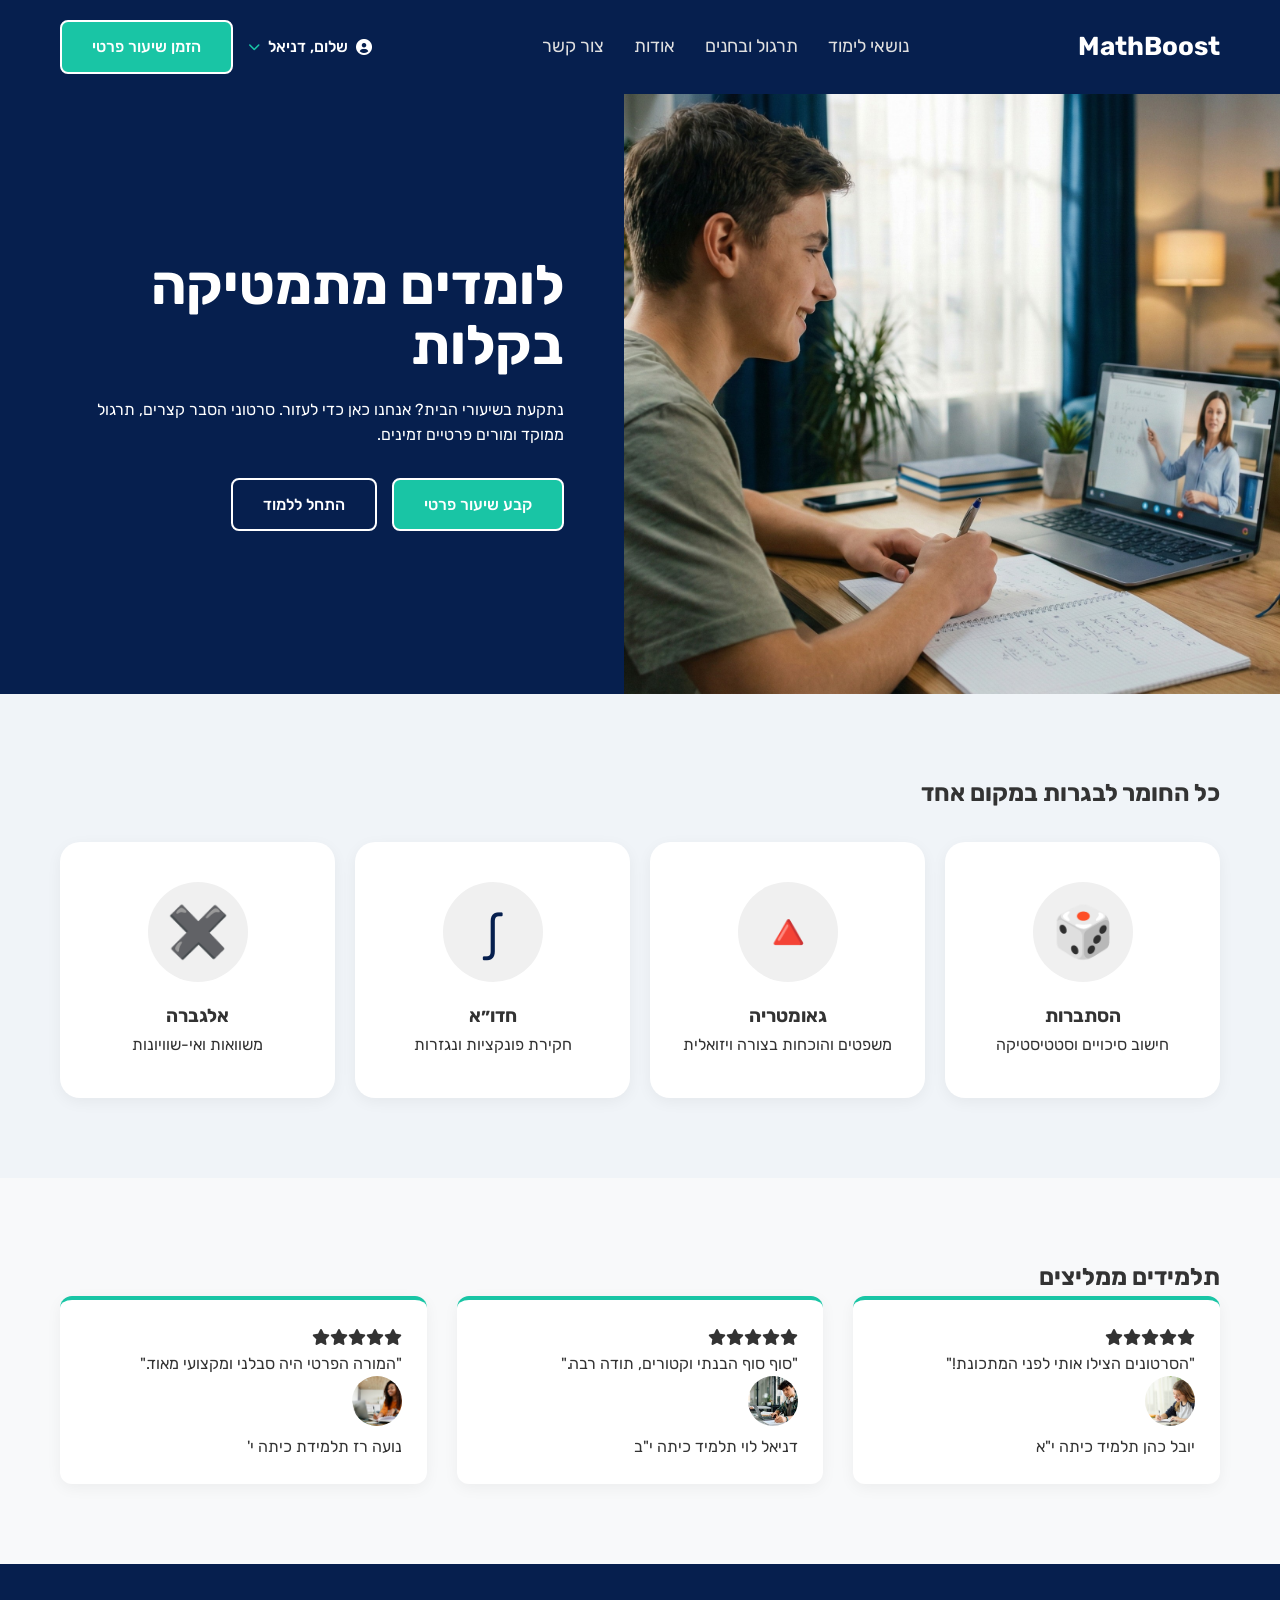
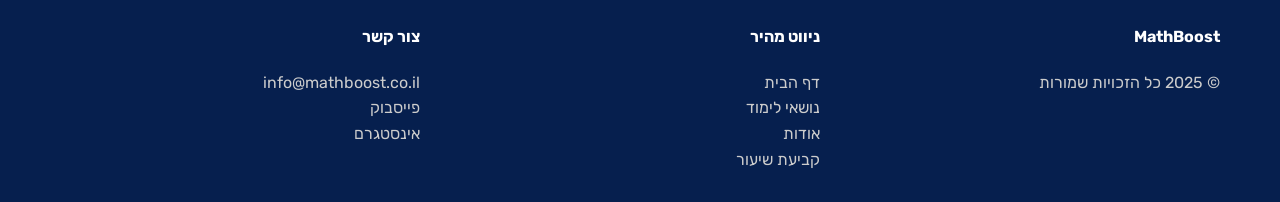
<file: index.html>
<!DOCTYPE html>
<html lang="he" dir="rtl">
<head>
    <meta charset="UTF-8">
    <meta name="viewport" content="width=device-width, initial-scale=1.0">
    <title>MathBoost - לומדים מתמטיקה בקלות</title>
    <link rel="preconnect" href="https://fonts.googleapis.com">
    <link rel="preconnect" href="https://fonts.gstatic.com" crossorigin>
    <link href="https://fonts.googleapis.com/css2?family=Rubik:wght@400;500;700&display=swap" rel="stylesheet">
    <link rel="stylesheet" href="css/style.css">
    <link rel="stylesheet" href="https://cdnjs.cloudflare.com/ajax/libs/font-awesome/6.0.0/css/all.min.css">
</head>
<body>

    <header class="site-header">
        <div class="container header-wrapper">
            <div class="site-logo">
                <a href="index.html">MathBoost</a>
            </div>
            
            <nav class="navigation-menu">
                <ul>
                    <li><a href="lessons.html">נושאי לימוד</a></li>
                    <li><a href="practice.html">תרגול ובחנים</a></li>
                    <li><a href="#" onclick="alertNotImplemented(event)" title="הדף לא מומש">אודות</a></li>
                    <li><a href="#" onclick="alertNotImplemented(event)" title="הדף לא מומש">צור קשר</a></li>
                </ul>
            </nav>

            <div class="header-actions">
                <div class="user-profile-container" id="userProfile">
                    <div class="user-profile">
                        <i class="fas fa-user-circle"></i>
                        <span>שלום, דניאל</span>
                        <i class="fas fa-chevron-down dropdown-arrow"></i>
                    </div>
                    <ul class="dropdown-menu" id="userDropdown">
                        <li><a href="dashboard.html"><i class="fas fa-th-large"></i> אזור אישי</a></li>
                        <li><a href="#" onclick="alertNotImplemented(event)" title="הדף לא מומש" class="logout-link"><i class="fas fa-sign-out-alt"></i> התנתק</a></li>
                    </ul>
                </div>
                <a href="book-lesson.html" class="btn btn-primary">הזמן שיעור פרטי</a>
            </div>
        </div>
    </header>

    <main>
        <section class="hero-section">
            <div class="hero-layout">
                <div class="hero-visual-side">
                   <img src="images/live-class.jpg" alt="שיעור פרטי אונליין במתמטיקה" class="hero-image">
                </div>

                <div class="hero-content-side">
                    <div class="hero-text-container">
                        <h1>לומדים מתמטיקה <br>בקלות</h1>
                        <p>נתקעת בשיעורי הבית? אנחנו כאן כדי לעזור. סרטוני הסבר קצרים, תרגול ממוקד ומורים פרטיים זמינים.</p>
                        
                        <div class="hero-cta-group">
                            <a href="book-lesson.html" class="btn btn-primary">קבע שיעור פרטי</a>
                            <a href="lessons.html" class="btn btn-outline">התחל ללמוד</a>
                        </div>
                    </div>
                </div>
            </div>
        </section>

        <section class="subjects-section">
            <div class="container">
                <h2 class="section-heading">כל החומר לבגרות במקום אחד</h2>
                <div class="subjects-grid">
                    <article class="subject-card">
                        <div class="subject-icon-wrapper">🎲</div> 
                        <h3>הסתברות</h3>
                        <p>חישוב סיכויים וסטטיסטיקה</p>
                    </article>
                    <article class="subject-card">
                        <div class="subject-icon-wrapper">🔺</div> 
                        <h3>גאומטריה</h3>
                        <p>משפטים והוכחות בצורה ויזואלית</p>
                    </article>
                    <article class="subject-card">
                        <div class="subject-icon-wrapper">∫</div> 
                        <h3>חדו״א</h3>
                        <p>חקירת פונקציות ונגזרות</p>
                    </article>
                    <article class="subject-card">
                        <div class="subject-icon-wrapper">✖️</div> 
                        <h3>אלגברה</h3>
                        <p>משוואות ואי-שוויונות</p>
                    </article>
                </div>
            </div>
        </section>

        <section class="testimonials-section">
            <div class="container">
                <h2 class="section-heading">תלמידים ממליצים</h2>
                <div class="testimonials-grid">
                    <article class="testimonial-item">
                        <div class="rating-stars">
                            <i class="fas fa-star"></i><i class="fas fa-star"></i><i class="fas fa-star"></i><i class="fas fa-star"></i><i class="fas fa-star"></i>
                        </div>
                        <p class="testimonial-quote">"הסרטונים הצילו אותי לפני המתכונת!"</p>
                        <div class="student-profile">
                            <img src="images/student1.jpeg" alt="תמונת פרופיל" class="student-avatar">
                            <div class="student-info">
                                <span class="student-name">יובל כהן</span>
                                <span class="student-grade">תלמיד כיתה י"א</span>
                            </div>
                        </div>
                    </article>

                    <article class="testimonial-item">
                        <div class="rating-stars">
                            <i class="fas fa-star"></i><i class="fas fa-star"></i><i class="fas fa-star"></i><i class="fas fa-star"></i><i class="fas fa-star"></i>
                        </div>
                        <p class="testimonial-quote">"סוף סוף הבנתי וקטורים, תודה רבה."</p>
                        <div class="student-profile">
                            <img src="images/student2.jpg" alt="תמונת פרופיל" class="student-avatar">
                            <div class="student-info">
                                <span class="student-name">דניאל לוי</span>
                                <span class="student-grade">תלמיד כיתה י"ב</span>
                            </div>
                        </div>
                    </article>

                    <article class="testimonial-item">
                        <div class="rating-stars">
                            <i class="fas fa-star"></i><i class="fas fa-star"></i><i class="fas fa-star"></i><i class="fas fa-star"></i><i class="fas fa-star"></i>
                        </div>
                        <p class="testimonial-quote">"המורה הפרטי היה סבלני ומקצועי מאוד."</p>
                        <div class="student-profile">
                            <img src="images/student3.jpg" alt="תמונת פרופיל" class="student-avatar">
                            <div class="student-info">
                                <span class="student-name">נועה רז</span>
                                <span class="student-grade">תלמידת כיתה י'</span>
                            </div>
                        </div>
                    </article>
                </div>
            </div>
        </section>
    </main>

    <footer class="site-footer">
        <div class="container">
            <div class="footer-grid">
                <div class="footer-column">
                    <h4>MathBoost</h4>
                    <p>© 2025 כל הזכויות שמורות</p>
                </div>
                <div class="footer-column">
                    <h4>ניווט מהיר</h4>
                    <ul>
                        <li><a href="index.html">דף הבית</a></li>
                        <li><a href="lessons.html">נושאי לימוד</a></li>
                        
                        <li><a href="#" onclick="alertNotImplemented(event)" title="הדף לא מומש">אודות</a></li>
                        
                        <li><a href="book-lesson.html">קביעת שיעור</a></li>
                    </ul>
                </div>
                <div class="footer-column">
                    <h4>צור קשר</h4>
                    <ul>
                        <li><a href="mailto:info@mathboost.co.il">info@mathboost.co.il</a></li>
                        <li><a href="#" onclick="alertNotImplemented(event)" title="הדף לא מומש">פייסבוק</a></li>
                        <li><a href="#" onclick="alertNotImplemented(event)" title="הדף לא מומש">אינסטגרם</a></li>
                    </ul>
                </div>
            </div>
        </div>
    </footer>

    <script src="js/not-implemented-message.js"></script>
    <script src="js/header.js"></script>
</body>
</html>
</file>
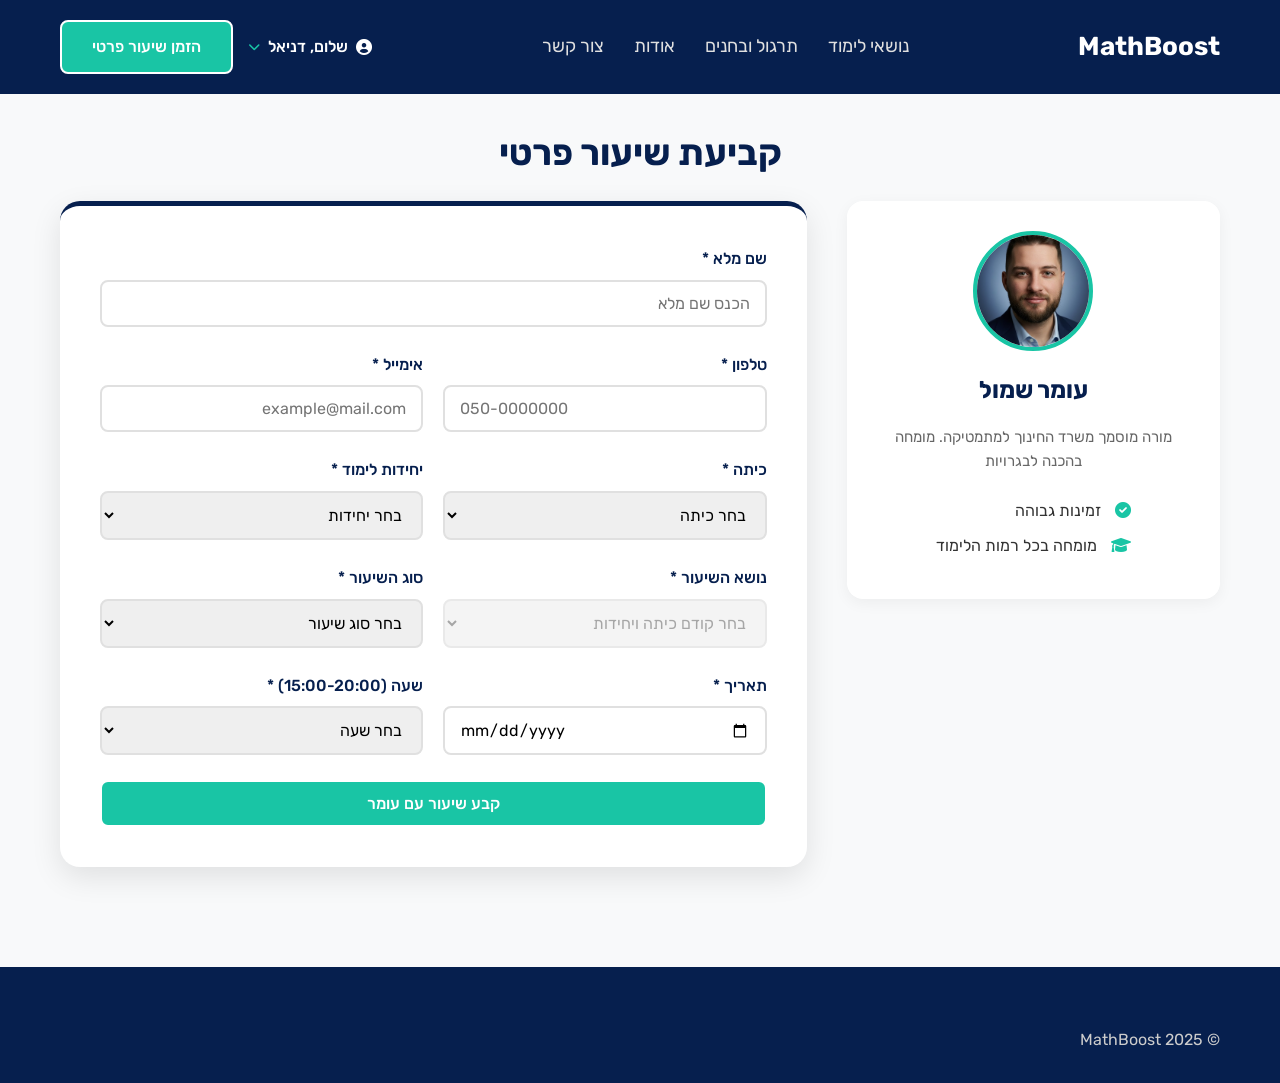
<file: book-lesson.html>
<!DOCTYPE html>
<html lang="he" dir="rtl">

<head>
    <meta charset="UTF-8">
    <meta name="viewport" content="width=device-width, initial-scale=1.0">
    <title>MathBoost - קביעת שיעור פרטי</title>

    <link rel="preconnect" href="https://fonts.googleapis.com">
    <link rel="preconnect" href="https://fonts.gstatic.com" crossorigin>
    <link href="https://fonts.googleapis.com/css2?family=Rubik:wght@400;500;700&display=swap" rel="stylesheet">

    <link rel="stylesheet" href="css/style.css">
    <link rel="stylesheet" href="https://cdnjs.cloudflare.com/ajax/libs/font-awesome/6.0.0/css/all.min.css">
</head>

<body>

    <header class="site-header">
        <div class="container header-wrapper">
            <div class="site-logo">
                <a href="index.html">MathBoost</a>
            </div>
            
            <nav class="navigation-menu">
                <ul>
                    <li><a href="lessons.html">נושאי לימוד</a></li>
                    <li><a href="practice.html">תרגול ובחנים</a></li>
                    <li><a href="#" onclick="alertNotImplemented(event)" title="הדף לא מומש">אודות</a></li>
                    <li><a href="#" onclick="alertNotImplemented(event)" title="הדף לא מומש">צור קשר</a></li>
                </ul>
            </nav>

            <div class="header-actions">
                <div class="user-profile-container" id="userProfile">
                    <div class="user-profile">
                        <i class="fas fa-user-circle"></i>
                        <span>שלום, דניאל</span>
                        <i class="fas fa-chevron-down dropdown-arrow"></i>
                    </div>
                    <ul class="dropdown-menu" id="userDropdown">
                        <li><a href="dashboard.html"><i class="fas fa-th-large"></i> אזור אישי</a></li>
                        <li><a href="#" onclick="alertNotImplemented(event)" title="הדף לא מומש" class="logout-link"><i class="fas fa-sign-out-alt"></i> התנתק</a></li>
                    </ul>
                </div>
                <a href="book-lesson.html" class="btn btn-primary">הזמן שיעור פרטי</a>
            </div>
        </div>
    </header>

<main>
    <section class="booking-section">
        <div class="container">
            <h1 class="page-title">קביעת שיעור פרטי</h1>

            <div class="booking-layout">
                <aside class="teacher-info-card">
                    <div class="teacher-image-wrapper">
                        <img src="images/teacher_omer.jpeg" alt="עומר שמול" class="teacher-img">
                    </div>
                    <h3>עומר שמול</h3>
                    <p class="teacher-bio">מורה מוסמך משרד החינוך למתמטיקה. מומחה בהכנה לבגרויות</p>
                    <ul class="teacher-badges">
                        <li><i class="fas fa-check-circle"></i> זמינות גבוהה</li>
                        <li><i class="fas fa-graduation-cap"></i> מומחה בכל רמות הלימוד</li>
                    </ul>
                </aside>

                <div class="form-wrapper-card">
                    <form id="bookingForm" action="save_booking.php" method="POST">
                        
                        <div class="form-group">
                            <label>שם מלא *</label>
                            <input type="text" name="fullName" placeholder="הכנס שם מלא" required>
                        </div>

                        <div class="form-row">
                            <div class="form-group half-width">
                                <label>טלפון *</label>
                                <input type="tel" name="phone" placeholder="050-0000000" required>
                            </div>
                            <div class="form-group half-width">
                                <label>אימייל *</label>
                                <input type="email" name="email" placeholder="example@mail.com" required>
                            </div>
                        </div>

                        <div class="form-row">
                            <div class="form-group half-width">
                                <label>כיתה *</label>
                                <select name="grade" id="gradeSelect" required>
                                    <option value="">בחר כיתה</option>
                                    <option value="י">כיתה י'</option>
                                    <option value="יא">כיתה י"א</option>
                                    <option value="יב">כיתה י"ב</option>
                                </select>
                            </div>
                            <div class="form-group half-width">
                                <label>יחידות לימוד *</label>
                                <select name="units" id="unitSelect" required>
                                    <option value="">בחר יחידות</option>
                                    <option value="3">3 יחידות</option>
                                    <option value="4">4 יחידות</option>
                                    <option value="5">5 יחידות</option>
                                </select>
                            </div>
                        </div>

                        <div class="form-row">
                            <div class="form-group half-width">
                                <label>נושא השיעור *</label>
                                <select name="subject" id="subjectSelect" disabled required>
                                    <option value="">בחר קודם כיתה ויחידות</option>
                                </select>
                            </div>
                            <div class="form-group half-width">
                                <label>סוג השיעור *</label>
                                <select name="lessonType" required>
                                    <option value="">בחר סוג שיעור</option>
                                    <option value="פרונטלי">פרונטלי (בית המורה)</option>
                                    <option value="זום">שיעור בזום</option>
                                </select>
                            </div>
                        </div>

                        <div class="form-row">
                            <div class="form-group half-width">
                                <label>תאריך *</label>
                                <input type="date" name="lessonDate" id="lessonDate" required>
                            </div>
                            <div class="form-group half-width">
                                <label>שעה (15:00-20:00) *</label>
                                <select name="lessonTime" id="lessonTimeSelect" required>
                                    <option value="">בחר שעה</option>
                                    <option value="15:00">15:00</option>
                                    <option value="16:00">16:00</option>
                                    <option value="17:00">17:00</option>
                                    <option value="18:00">18:00</option>
                                    <option value="19:00">19:00</option>
                                    <option value="20:00">20:00</option>
                                </select>
                            </div>
                        </div>

                        <button type="submit" class="btn btn-primary btn-block">
                            קבע שיעור עם עומר
                        </button>
                    </form>

                    <div id="successMessage" style="display:none; text-align:center; padding:50px;">
                        <h2 id="successTitle" style="color:#1a2a4a; font-weight:700;"></h2>
                        <p style="font-size:18px;">הבקשה נשלחה בהצלחה. ניצור קשר בהקדם!</p>
                    </div>
                </div>
            </div>
        </div>
    </section>
</main>

<footer class="site-footer">
    <div class="container">
        <p>© 2025 MathBoost</p>
    </div>
</footer>

<script src="https://code.jquery.com/jquery-3.6.0.min.js"></script>
<script src="js/not-implemented-message.js"></script>
<script src="js/booking.js"></script>
<script src="js/header.js"></script>


</body>
</html>
</file>
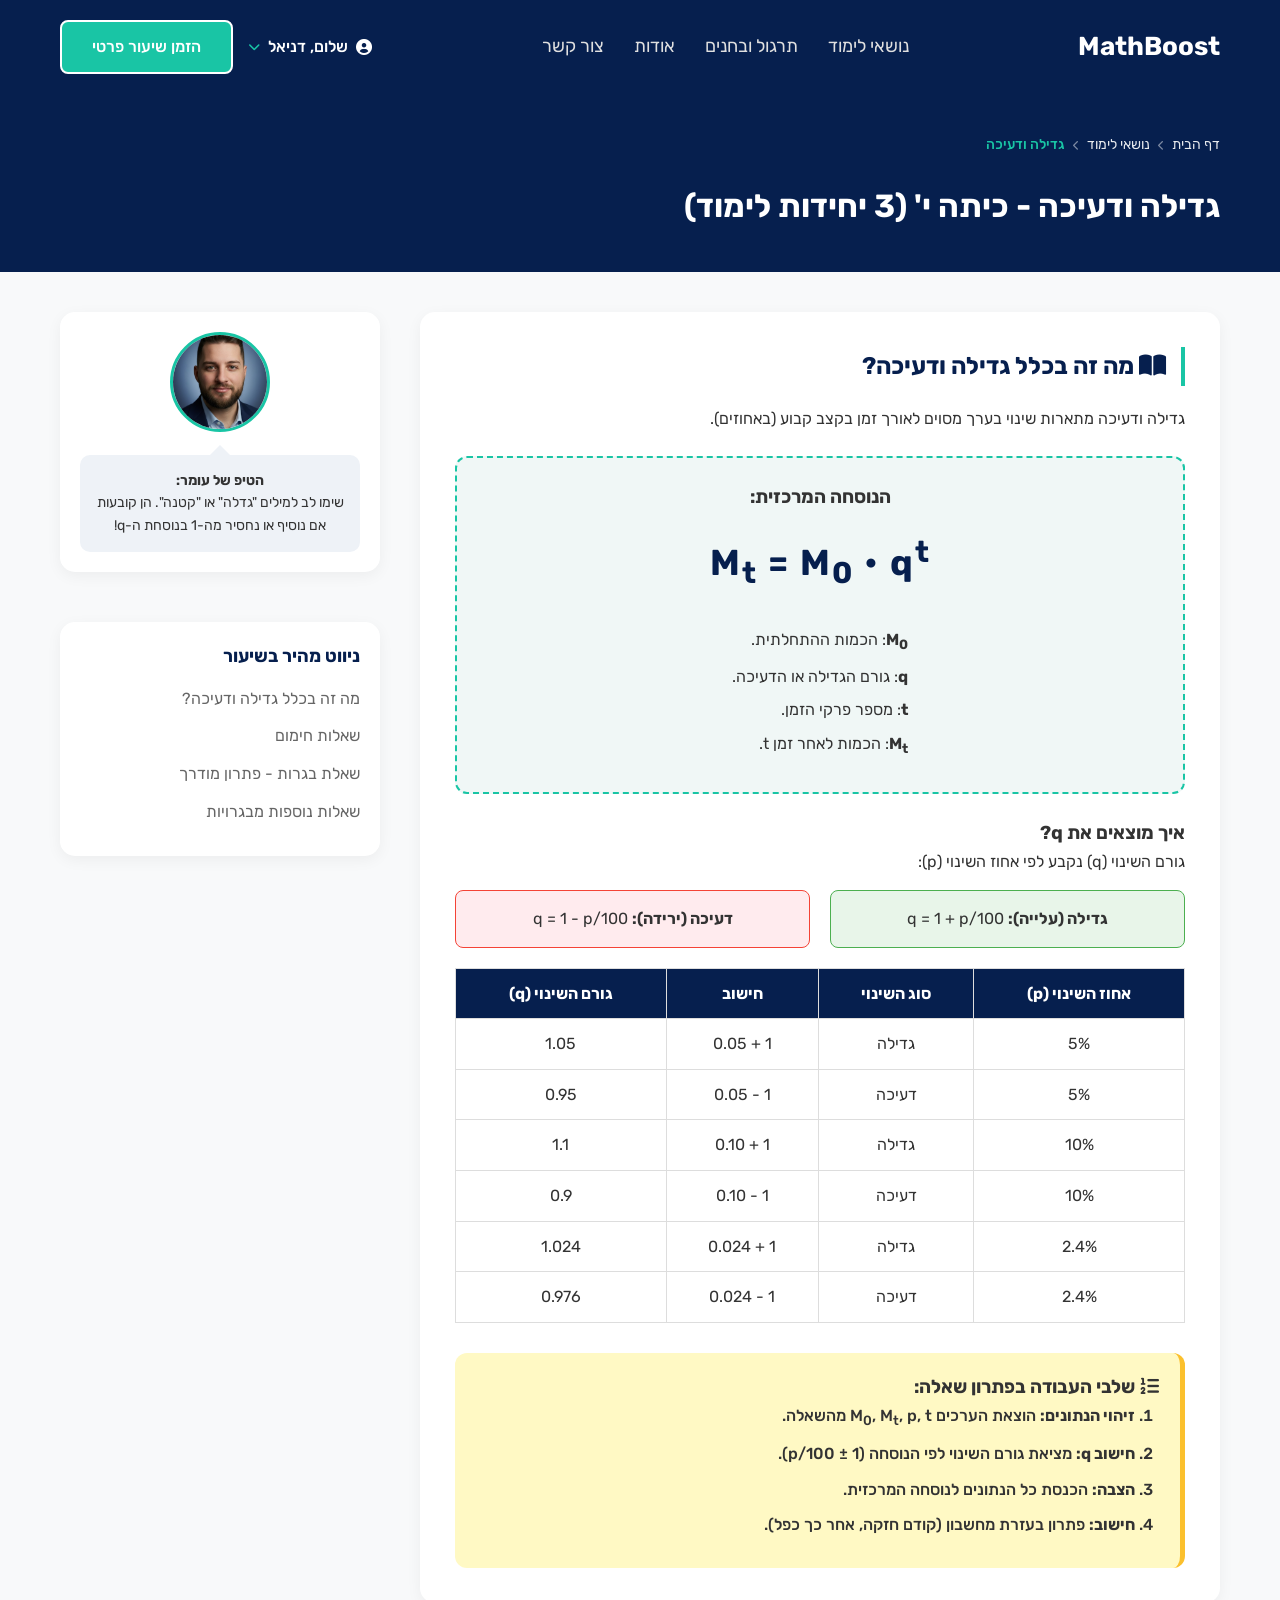
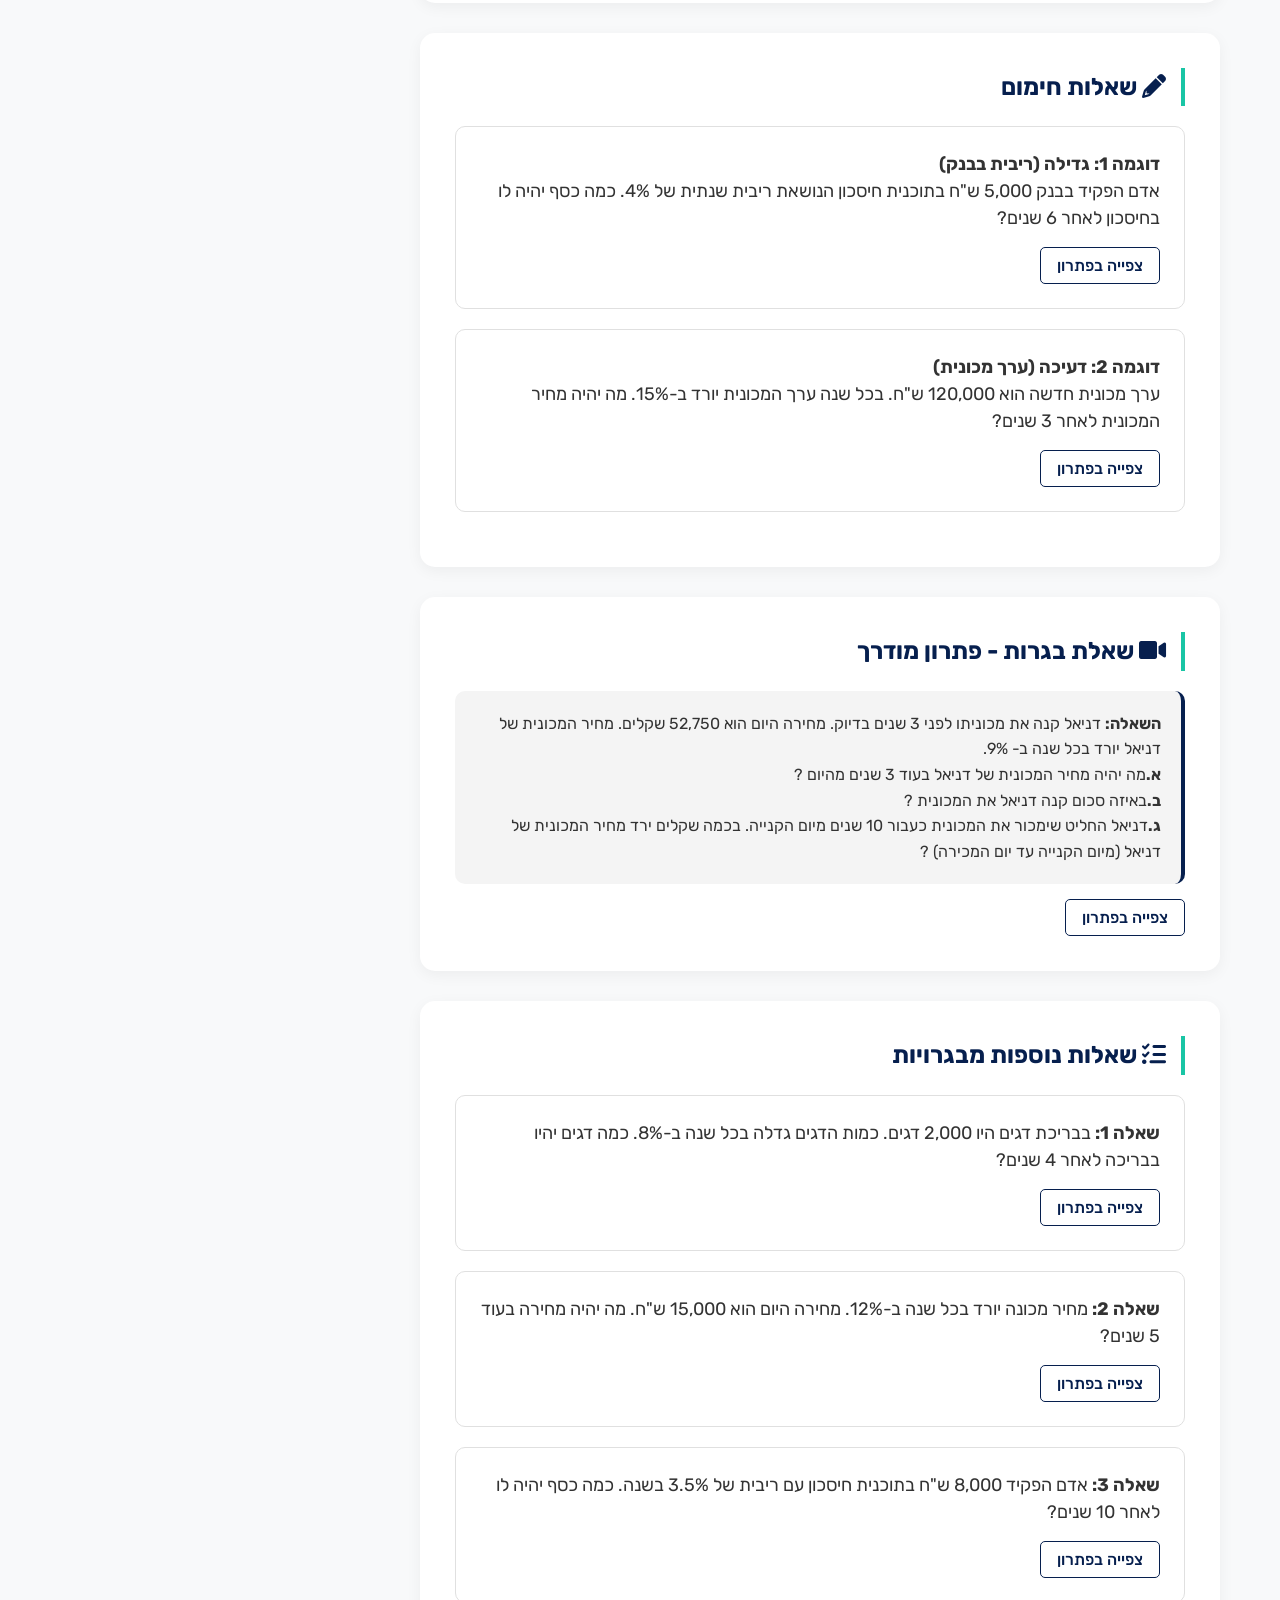
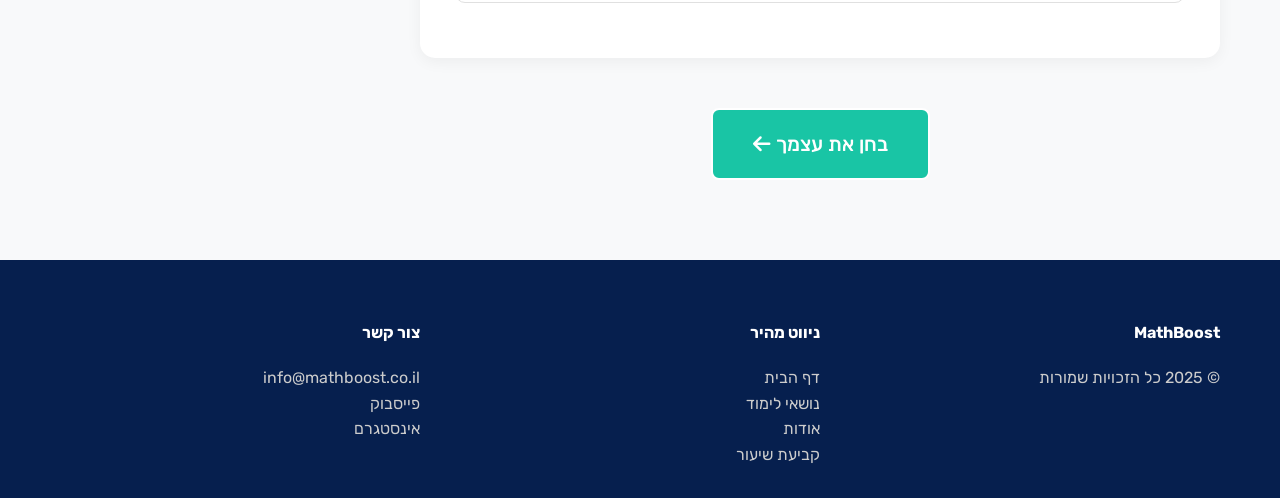
<file: lesson-unit.html>
<!DOCTYPE html>
<html lang="he" dir="rtl">
<head>
    <meta charset="UTF-8">
    <meta name="viewport" content="width=device-width, initial-scale=1.0">
    <title>MathBoost - גדילה ודעיכה</title>
    <link rel="preconnect" href="https://fonts.googleapis.com">
    <link rel="preconnect" href="https://fonts.gstatic.com" crossorigin>
    <link href="https://fonts.googleapis.com/css2?family=Rubik:wght@400;500;700&display=swap" rel="stylesheet">
    <link rel="stylesheet" href="css/style.css">
    <link rel="stylesheet" href="https://cdnjs.cloudflare.com/ajax/libs/font-awesome/6.0.0/css/all.min.css">
</head>
<body>

    <header class="site-header">
        <div class="container header-wrapper">
            <div class="site-logo">
                <a href="index.html">MathBoost</a>
            </div>
            
            <nav class="navigation-menu">
                <ul>
                    <li><a href="lessons.html">נושאי לימוד</a></li>
                    <li><a href="practice.html">תרגול ובחנים</a></li>
                    <li><a href="#" onclick="alertNotImplemented(event)" title="הדף לא מומש">אודות</a></li>
                    <li><a href="#" onclick="alertNotImplemented(event)" title="הדף לא מומש">צור קשר</a></li>
                </ul>
            </nav>

            <div class="header-actions">
                <div class="user-profile-container" id="userProfile">
                    <div class="user-profile">
                        <i class="fas fa-user-circle"></i>
                        <span>שלום, דניאל</span>
                        <i class="fas fa-chevron-down dropdown-arrow"></i>
                    </div>
                    <ul class="dropdown-menu" id="userDropdown">
                        <li><a href="dashboard.html"><i class="fas fa-th-large"></i> אזור אישי</a></li>
                        <li><a href="#" onclick="alertNotImplemented(event)" title="הדף לא מומש" class="logout-link"><i class="fas fa-sign-out-alt"></i> התנתק</a></li>
                    </ul>
                </div>
                <a href="book-lesson.html" class="btn btn-primary">הזמן שיעור פרטי</a>
            </div>
        </div>
    </header>


    <main class="lesson-unit-page">
        <section class="lesson-hero">
            <div class="container">
                <nav class="breadcrumb">
                    <a href="index.html">דף הבית</a> 
                    <i class="fas fa-chevron-left"></i> 
                    <a href="lessons.html">נושאי לימוד</a> 
                    <i class="fas fa-chevron-left"></i> 
                    <span>גדילה ודעיכה</span>
                </nav>
                <h1>גדילה ודעיכה - כיתה י' (3 יחידות לימוד)</h1>
            </div>
        </section>

        <div class="container lesson-container">
            <div class="main-content">
                
                <section class="content-block" id="intro">
                    <h2><i class="fas fa-book-open"></i> מה זה בכלל גדילה ודעיכה?</h2>
                    <p>גדילה ודעיכה מתארות שינוי בערך מסוים לאורך זמן בקצב קבוע (באחוזים). </p>
                    
                    <div class="formula-card">
                        <h3>הנוסחה המרכזית:</h3>
                        <div class="formula-display">M<sub>t</sub> = M<sub>0</sub> &bull; q<sup>t</sup></div>
                        <div class="formula-legend">
                            <ul>
                                <li><strong>M<sub>0</sub></strong>: הכמות ההתחלתית. </li>
                                <li><strong>q</strong>: גורם הגדילה או הדעיכה. </li>
                                <li><strong>t</strong>: מספר פרקי הזמן. </li>
                                <li><strong>M<sub>t</sub></strong>: הכמות לאחר זמן t. </li>
                            </ul>
                        </div>
                    </div>

                    <h3>איך מוצאים את q?</h3>
                    <p>גורם השינוי (q) נקבע לפי אחוז השינוי (p): </p>
                    <div class="q-logic">
                        <div class="logic-box growth"><strong>גדילה (עלייה):</strong> <span class="math">q = 1 + p/100</span></div>
                        <div class="logic-box decay"><strong>דעיכה (ירידה):</strong> <span class="math">q = 1 - p/100</span></div>
                    </div>

                    <table class="q-table">
                        <thead>
                            <tr>
                                <th>אחוז השינוי (p)</th>
                                <th>סוג השינוי</th>
                                <th>חישוב</th>
                                <th>גורם השינוי (q)</th>
                            </tr>
                        </thead>
                        <tbody>
                            <tr><td>5%</td><td>גדילה</td><td>1 + 0.05</td><td>1.05</td></tr>
                            <tr><td>5%</td><td>דעיכה</td><td>1 - 0.05</td><td>0.95</td></tr>
                            <tr><td>10%</td><td>גדילה</td><td>1 + 0.10</td><td>1.1</td></tr>
                            <tr><td>10%</td><td>דעיכה</td><td>1 - 0.10</td><td>0.9</td></tr>
                            <tr><td>2.4%</td><td>גדילה</td><td>1 + 0.024</td><td>1.024</td></tr>
                            <tr><td>2.4%</td><td>דעיכה</td><td>1 - 0.024</td><td>0.976</td></tr>
                        </tbody>
                    </table>

                    <div class="steps-box">
                        <h3><i class="fas fa-list-ol"></i> שלבי העבודה בפתרון שאלה:</h3>
                        <ol>
                            <li><strong>זיהוי הנתונים:</strong> הוצאת הערכים M<sub>0</sub>, M<sub>t</sub>, p, t מהשאלה. </li>
                            <li><strong>חישוב q:</strong> מציאת גורם השינוי לפי הנוסחה (1 &plusmn; p/100). </li>
                            <li><strong>הצבה:</strong> הכנסת כל הנתונים לנוסחה המרכזית. </li>
                            <li><strong>חישוב:</strong> פתרון בעזרת מחשבון (קודם חזקה, אחר כך כפל). </li>
                        </ol>
                    </div>
                </section>

                <section class="content-block" id="warmup">
                    <h2><i class="fas fa-pencil-alt"></i> שאלות חימום</h2>
                    
                    <div class="example-box">
                        <p class="question"><strong>דוגמה 1: גדילה (ריבית בבנק)</strong><br>
                        אדם הפקיד בבנק 5,000 ש"ח בתוכנית חיסכון הנושאת ריבית שנתית של 4%. כמה כסף יהיה לו בחיסכון לאחר 6 שנים? </p>
                        <button class="toggle-solution-btn">צפייה בפתרון</button>
                        <div class="solution-content">
                            <p><strong>נתונים:</strong> M<sub>0</sub> = 5000, p = 4%, t = 6 </p>
                            <p><strong>חישוב q:</strong> q = 1 + 4/100 = 1.04 </p>
                            <p><strong>הצבה:</strong> M<sub>6</sub> = 5000 &bull; 1.04<sup>6</sup> </p>
                            <p><strong>תשובה:</strong> 6,326.59 ש"ח. </p>
                        </div>
                    </div>

                    <div class="example-box">
                        <p class="question"><strong>דוגמה 2: דעיכה (ערך מכונית)</strong><br>
                        ערך מכונית חדשה הוא 120,000 ש"ח. בכל שנה ערך המכונית יורד ב-15%. מה יהיה מחיר המכונית לאחר 3 שנים? </p>
                        <button class="toggle-solution-btn">צפייה בפתרון</button>
                        <div class="solution-content">
                            <p><strong>נתונים:</strong> M<sub>0</sub> = 120,000, p = 15%, t = 3 </p>
                            <p><strong>חישוב q:</strong> q = 1 - 15/100 = 0.85 (ירידה!) </p>
                            <p><strong>הצבה:</strong> M<sub>3</sub> = 120,000 &bull; 0.85<sup>3</sup> </p>
                            <p><strong>תשובה:</strong> 73,695 ש"ח. </p>
                        </div>
                    </div>
                </section>

                <section class="content-block video-section" id="bagrut">
                    <h2><i class="fas fa-video"></i> שאלת בגרות - פתרון מודרך</h2>
                    <div class="bagrut-question-text">
                        <p><strong>השאלה:</strong> דניאל קנה את מכוניתו לפני 3 שנים בדיוק. מחירה היום הוא 52,750 שקלים. מחיר המכונית של דניאל יורד בכל שנה ב- 9%. </p>
                        <p><strong>א.</strong>מה יהיה מחיר המכונית של דניאל בעוד 3 שנים מהיום ?</p>
                        <p><strong>ב.</strong>באיזה סכום קנה דניאל את המכונית ?</p>
                        <p><strong>ג.</strong>דניאל החליט שימכור את המכונית כעבור 10 שנים מיום הקנייה. בכמה שקלים ירד מחיר המכונית של דניאל (מיום הקנייה עד יום המכירה) ?</p>
                    </div>
                    <button class="toggle-solution-btn">צפייה בפתרון</button>
                    <div class="solution-content">
                        <p><strong>א.</strong> 39,751 ש"ח </p>
                        <p><strong>ב.</strong> 70,000 ש"ח </p>
                        <p><strong>ג.</strong> 42,741 ש"ח </p>
                        <div class="video-wrapper">
                            <iframe 
                                width="100%" 
                                height="100%" 
                                src="https://www.youtube.com/embed/3n6amXvlbA4" 
                                title="YouTube video player" 
                                frameborder="0" 
                                allow="accelerometer; autoplay; clipboard-write; encrypted-media; gyroscope; picture-in-picture; web-share" 
                                allowfullscreen>
                            </iframe>
                        </div>
                    </div>
                </section>

                <section class="content-block" id="extra">
                    <h2><i class="fas fa-tasks"></i> שאלות נוספות מבגרויות</h2>
                    <div class="example-box">
                        <p class="question"><strong>שאלה 1:</strong> בבריכת דגים היו 2,000 דגים. כמות הדגים גדלה בכל שנה ב-8%. כמה דגים יהיו בבריכה לאחר 4 שנים? </p>
                        <button class="toggle-solution-btn">צפייה בפתרון</button>
                        <div class="solution-content">M<sub>4</sub> = 2000 &bull; 1.08<sup>4</sup> = 2,720 דגים. </div>
                    </div>
                    <div class="example-box">
                        <p class="question"><strong>שאלה 2:</strong> מחיר מכונה יורד בכל שנה ב-12%. מחירה היום הוא 15,000 ש"ח. מה יהיה מחירה בעוד 5 שנים? </p>
                        <button class="toggle-solution-btn">צפייה בפתרון</button>
                        <div class="solution-content">M<sub>5</sub> = 15,000 &bull; 0.88<sup>5</sup> = 7,915.9 ש"ח. </div>
                    </div>
                    <div class="example-box">
                        <p class="question"><strong>שאלה 3:</strong> אדם הפקיד 8,000 ש"ח בתוכנית חיסכון עם ריבית של 3.5% בשנה. כמה כסף יהיה לו לאחר 10 שנים? </p>
                        <button class="toggle-solution-btn">צפייה בפתרון</button>
                        <div class="solution-content">M<sub>10</sub> = 8,000 &bull; 1.035<sup>10</sup> = 11,284.8 ש"ח. </div>
                    </div>
                </section>

                <div class="lesson-footer">
                    <a href="practice.html" class="btn btn-primary btn-large">בחן את עצמך <i class="fas fa-arrow-left"></i></a>
                </div>
            </div>

            <aside class="sidebar-tips">
                <div class="teacher-callout">
                    <img src="images/teacher_omer.jpeg" alt="עומר המורה" class="teacher-avatar">
                    <div class="tip-bubble">
                        <h4>הטיפ של עומר:</h4>
                        <p>שימו לב למילים "גדלה" או "קטנה". הן קובעות אם נוסיף או נחסיר מה-1 בנוסחת ה-q! </p>
                    </div>
                </div>
                <div class="sticky-nav">
                    <h3>ניווט מהיר בשיעור</h3>
                    <ul>
                        <li><a href="#intro">מה זה בכלל גדילה ודעיכה?</a></li>
                        <li><a href="#warmup">שאלות חימום</a></li>
                        <li><a href="#bagrut">שאלת בגרות - פתרון מודרך</a></li>
                        <li><a href="#extra">שאלות נוספות מבגרויות</a></li>
                    </ul>
                </div>
            </aside>
        </div>
    </main>

     <footer class="site-footer">
        <div class="container">
            <div class="footer-grid">
                <div class="footer-column">
                    <h4>MathBoost</h4>
                    <p>© 2025 כל הזכויות שמורות</p>
                </div>
                <div class="footer-column">
                    <h4>ניווט מהיר</h4>
                    <ul>
                        <li><a href="index.html">דף הבית</a></li>
                        <li><a href="lessons.html">נושאי לימוד</a></li>
                        
                        <li><a href="#" onclick="alertNotImplemented(event)" title="הדף לא מומש">אודות</a></li>
                        
                        <li><a href="book-lesson.html">קביעת שיעור</a></li>
                    </ul>
                </div>
                <div class="footer-column">
                    <h4>צור קשר</h4>
                    <ul>
                        <li><a href="mailto:info@mathboost.co.il">info@mathboost.co.il</a></li>
                        <li><a href="#" onclick="alertNotImplemented(event)" title="הדף לא מומש">פייסבוק</a></li>
                        <li><a href="#" onclick="alertNotImplemented(event)" title="הדף לא מומש">אינסטגרם</a></li>
                    </ul>
                </div>
            </div>
        </div>
    </footer>

    <script src="js/not-implemented-message.js"></script>
    <script src="https://code.jquery.com/jquery-3.6.0.min.js"></script>
    <script src="js/lesson-unit.js"></script>
     <script src="js/header.js"></script>

</body>
</html>
</file>
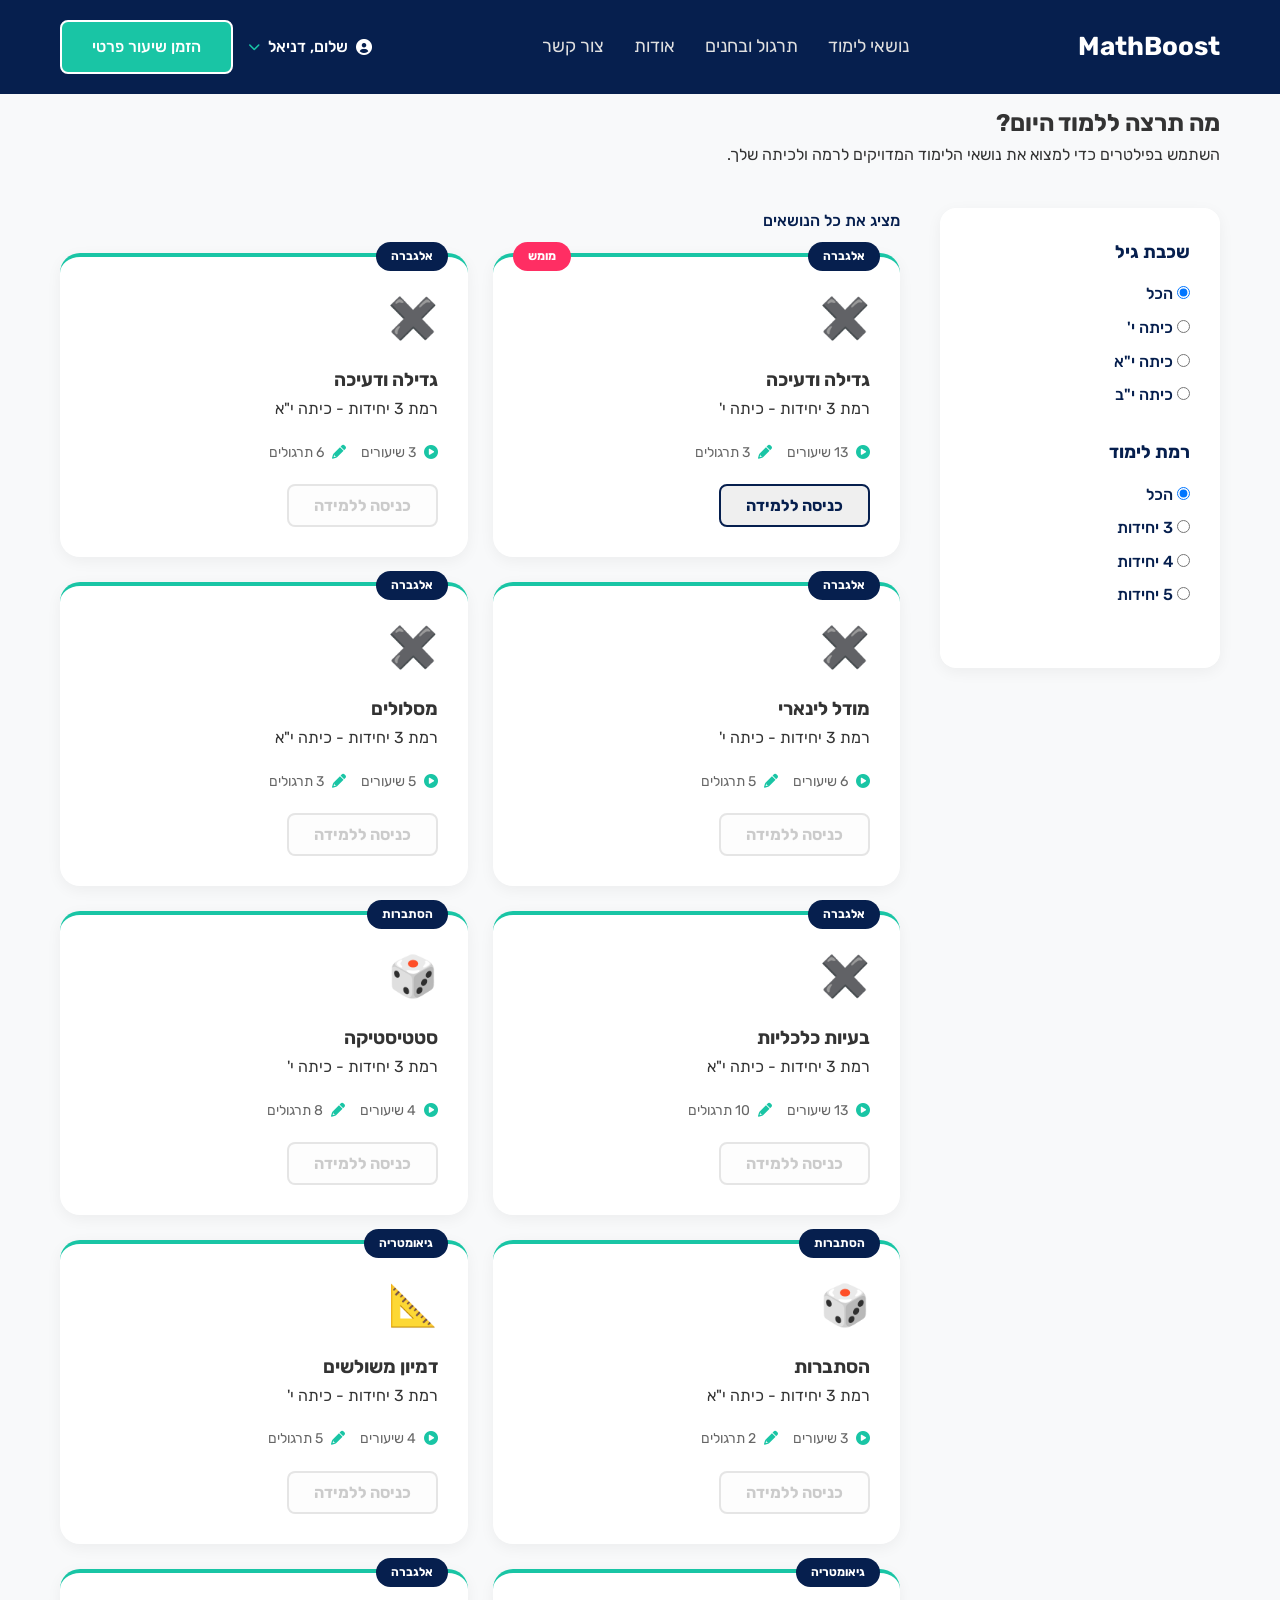
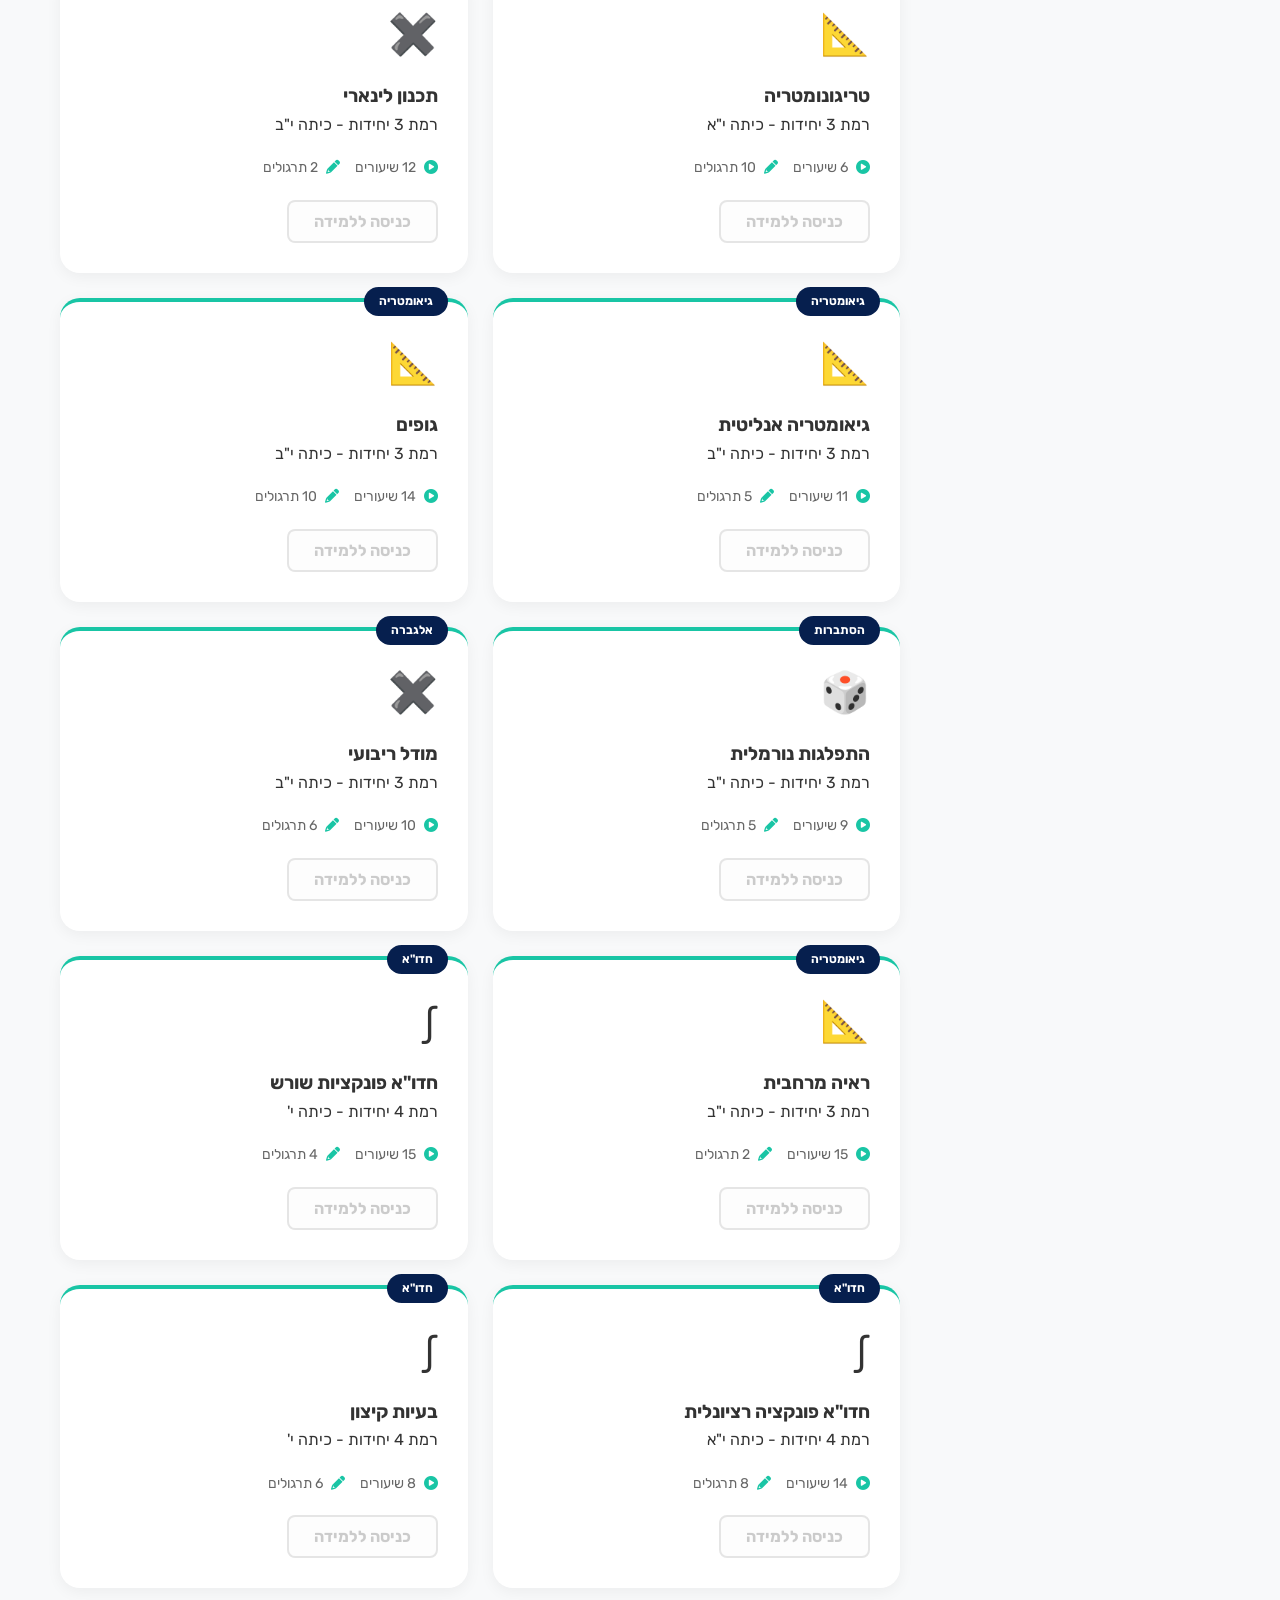
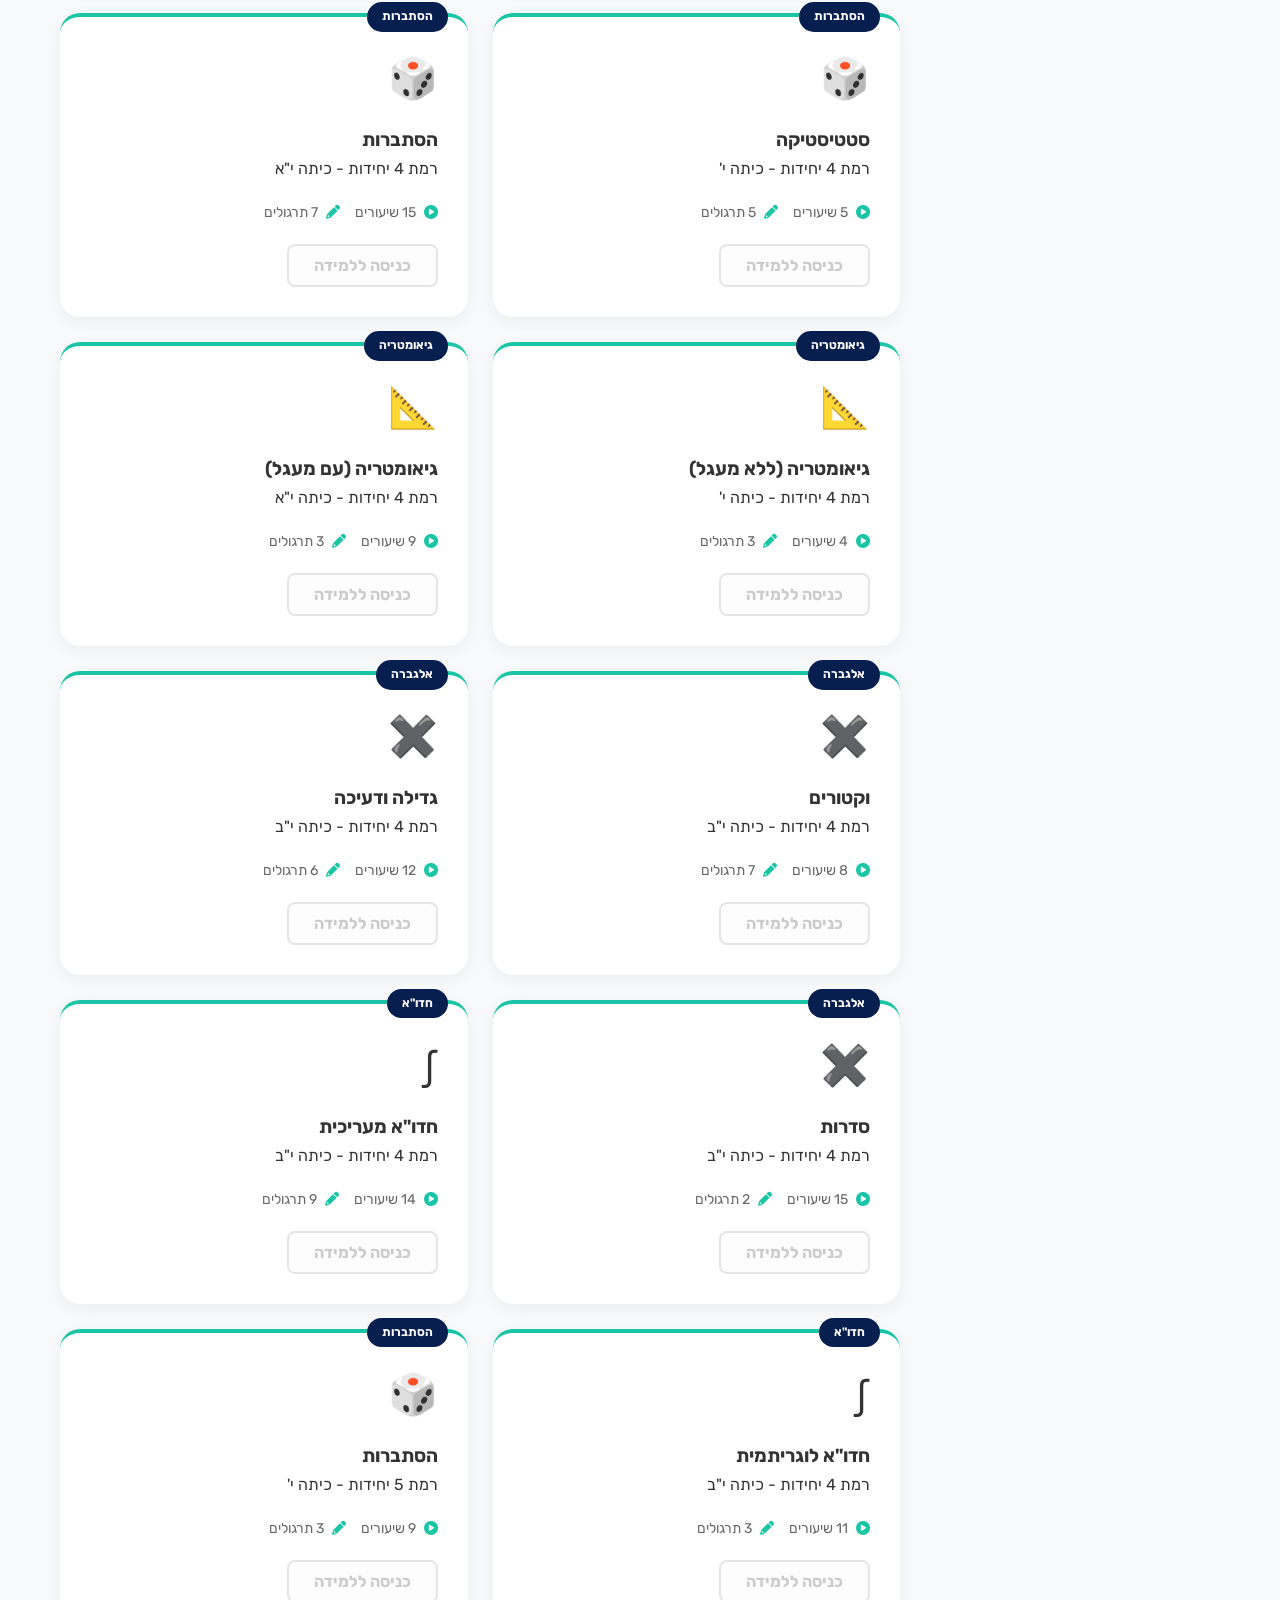
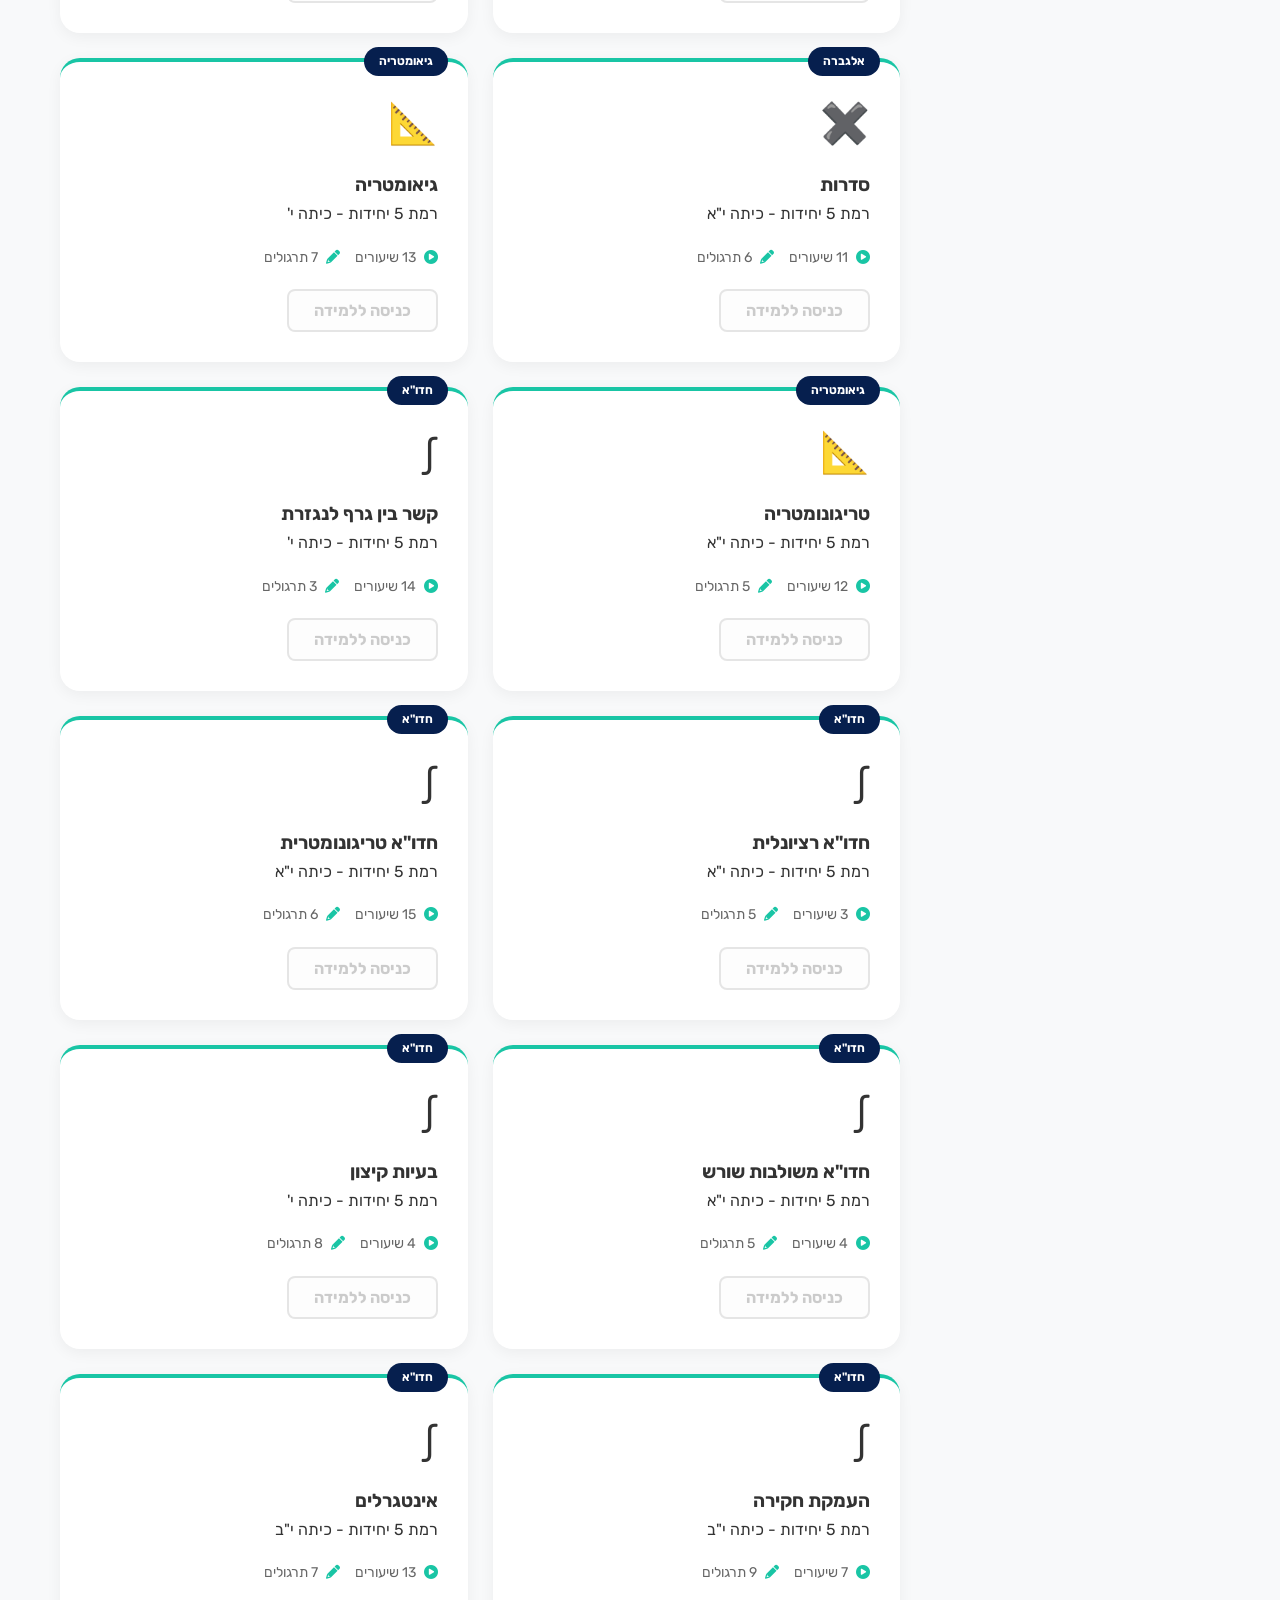
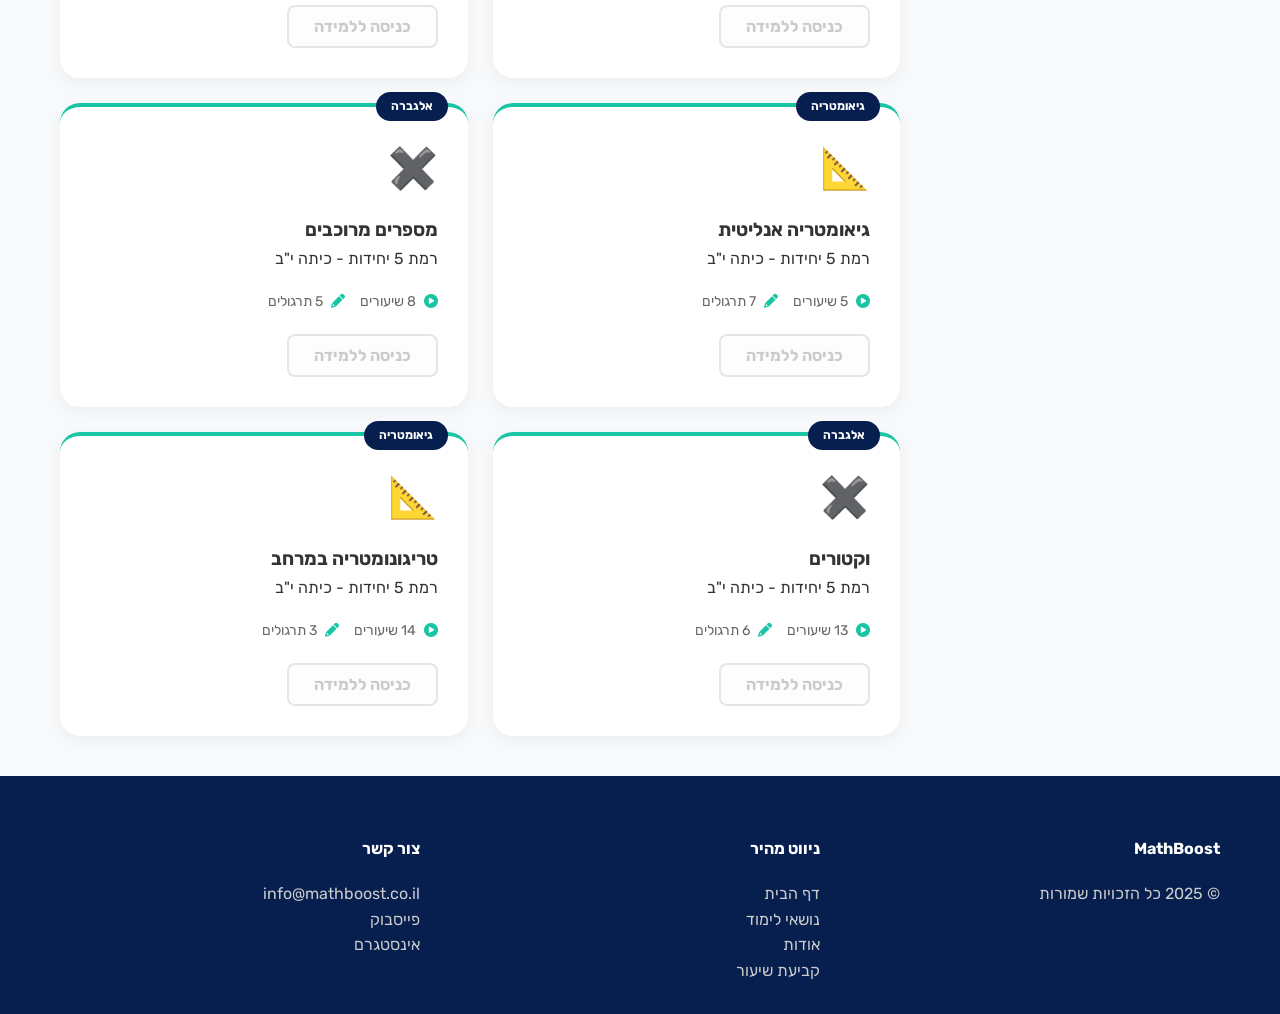
<file: lessons.html>
<!DOCTYPE html>
<html lang="he" dir="rtl">
<head>
    <meta charset="UTF-8">
    <meta name="viewport" content="width=device-width, initial-scale=1.0">
    <title>MathBoost - מאגר נושאי לימוד</title>
    <link rel="preconnect" href="https://fonts.googleapis.com">
    <link rel="preconnect" href="https://fonts.gstatic.com" crossorigin>
    <link href="https://fonts.googleapis.com/css2?family=Rubik:wght@400;500;700&display=swap" rel="stylesheet">
    <link rel="stylesheet" href="css/style.css">
    <link rel="stylesheet" href="https://cdnjs.cloudflare.com/ajax/libs/font-awesome/6.0.0/css/all.min.css">
</head>
<body>

    <header class="site-header">
        <div class="container header-wrapper">
            <div class="site-logo">
                <a href="index.html">MathBoost</a>
            </div>
            
            <nav class="navigation-menu">
                <ul>
                    <li><a href="lessons.html">נושאי לימוד</a></li>
                    <li><a href="practice.html">תרגול ובחנים</a></li>
                    <li><a href="#" onclick="alertNotImplemented(event)" title="הדף לא מומש">אודות</a></li>
                    <li><a href="#" onclick="alertNotImplemented(event)" title="הדף לא מומש">צור קשר</a></li>
                </ul>
            </nav>

            <div class="header-actions">
                <div class="user-profile-container" id="userProfile">
                    <div class="user-profile">
                        <i class="fas fa-user-circle"></i>
                        <span>שלום, דניאל</span>
                        <i class="fas fa-chevron-down dropdown-arrow"></i>
                    </div>
                    <ul class="dropdown-menu" id="userDropdown">
                        <li><a href="dashboard.html"><i class="fas fa-th-large"></i> אזור אישי</a></li>
                        <li><a href="#" onclick="alertNotImplemented(event)" title="הדף לא מומש" class="logout-link"><i class="fas fa-sign-out-alt"></i> התנתק</a></li>
                    </ul>
                </div>
                <a href="book-lesson.html" class="btn btn-primary">הזמן שיעור פרטי</a>
            </div>
        </div>
    </header>


    <main class="lessons-page">
        <section class="page-intro">
            <div class="container">
                <h1>מה תרצה ללמוד היום?</h1>
                <p>השתמש בפילטרים כדי למצוא את נושאי הלימוד המדויקים לרמה ולכיתה שלך.</p>
            </div>
        </section>

        <div class="container lessons-layout">
            
            <aside class="filters-sidebar">
    <div class="filter-group">
        <h4>שכבת גיל</h4>
        <label><input type="radio" name="grade" value="all" checked> הכל</label>
        <label><input type="radio" name="grade" value="י'"> כיתה י'</label>
        <label><input type="radio" name="grade" value="י&quot;א"> כיתה י"א</label>
        <label><input type="radio" name="grade" value="י&quot;ב"> כיתה י"ב</label>
    </div>

    <div class="filter-group">
        <h4>רמת לימוד</h4>
        <label><input type="radio" name="units" value="all" checked> הכל</label>
        <label><input type="radio" name="units" value="3"> 3 יחידות</label>
        <label><input type="radio" name="units" value="4"> 4 יחידות</label>
        <label><input type="radio" name="units" value="5"> 5 יחידות</label>
    </div>
</aside>

            <section class="lessons-content">
                <div id="activeFilterLabel" class="active-filter-status">מציג את כל הנושאים</div>
                <div class="lessons-grid" id="subjectsGrid">
                    </div>
                <div id="noResults" class="no-results" style="display: none;">
                    <i class="fas fa-search"></i>
                    <p>לא נמצאו נושאים התואמים לחיפוש שלך.</p>
                </div>
            </section>
        </div>
    </main>

  <footer class="site-footer">
        <div class="container">
            <div class="footer-grid">
                <div class="footer-column">
                    <h4>MathBoost</h4>
                    <p>© 2025 כל הזכויות שמורות</p>
                </div>
                <div class="footer-column">
                    <h4>ניווט מהיר</h4>
                    <ul>
                        <li><a href="index.html">דף הבית</a></li>
                        <li><a href="lessons.html">נושאי לימוד</a></li>
                        
                        <li><a href="#" onclick="alertNotImplemented(event)" title="הדף לא מומש">אודות</a></li>
                        
                        <li><a href="book-lesson.html">קביעת שיעור</a></li>
                    </ul>
                </div>
                <div class="footer-column">
                    <h4>צור קשר</h4>
                    <ul>
                        <li><a href="mailto:info@mathboost.co.il">info@mathboost.co.il</a></li>
                        <li><a href="#" onclick="alertNotImplemented(event)" title="הדף לא מומש">פייסבוק</a></li>
                        <li><a href="#" onclick="alertNotImplemented(event)" title="הדף לא מומש">אינסטגרם</a></li>
                    </ul>
                </div>
            </div>
        </div>
    </footer>

    <script src="js/not-implemented-message.js"></script>
    <script src="js/lessons.js"></script>
    <script src="js/header.js"></script>

</body>
</html>
</file>
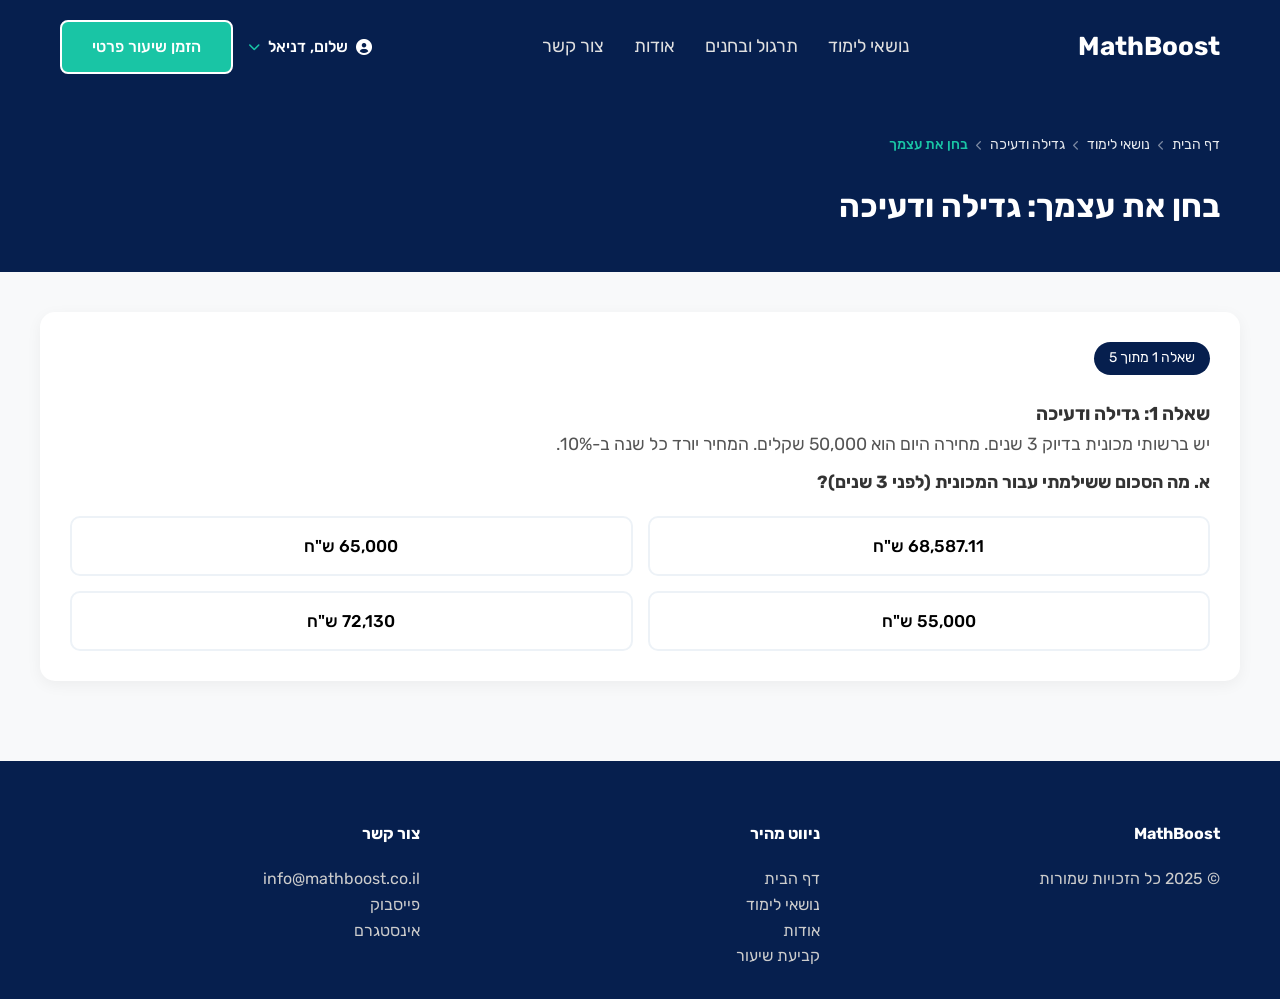
<file: practice.html>
<!DOCTYPE html>
<html lang="he" dir="rtl">
<head>
    <meta charset="UTF-8">
    <meta name="viewport" content="width=device-width, initial-scale=1.0">
    <title>MathBoost - תרגול יחידת לימוד</title>
    
    <link rel="preconnect" href="https://fonts.googleapis.com">
    <link rel="preconnect" href="https://fonts.gstatic.com" crossorigin>
    <link href="https://fonts.googleapis.com/css2?family=Rubik:wght@400;500;700&display=swap" rel="stylesheet">
    <link rel="stylesheet" href="https://cdnjs.cloudflare.com/ajax/libs/font-awesome/6.0.0/css/all.min.css">
    
    <link rel="stylesheet" href="css/style.css">
</head>
<body>

    <header class="site-header">
        <div class="container header-wrapper">
            <div class="site-logo">
                <a href="index.html">MathBoost</a>
            </div>
            
            <nav class="navigation-menu">
                <ul>
                    <li><a href="lessons.html">נושאי לימוד</a></li>
                    <li><a href="practice.html">תרגול ובחנים</a></li>
                    <li><a href="#" onclick="alertNotImplemented(event)" title="הדף לא מומש">אודות</a></li>
                    <li><a href="#" onclick="alertNotImplemented(event)" title="הדף לא מומש">צור קשר</a></li>
                </ul>
            </nav>

            <div class="header-actions">
                <div class="user-profile-container" id="userProfile">
                    <div class="user-profile">
                        <i class="fas fa-user-circle"></i>
                        <span>שלום, דניאל</span>
                        <i class="fas fa-chevron-down dropdown-arrow"></i>
                    </div>
                    <ul class="dropdown-menu" id="userDropdown">
                        <li><a href="dashboard.html"><i class="fas fa-th-large"></i> אזור אישי</a></li>
                        <li><a href="#" onclick="alertNotImplemented(event)" title="הדף לא מומש" class="logout-link"><i class="fas fa-sign-out-alt"></i> התנתק</a></li>
                    </ul>
                </div>
                <a href="book-lesson.html" class="btn btn-primary">הזמן שיעור פרטי</a>
            </div>
        </div>
    </header>


    <main class="lesson-unit-page">
        <section class="lesson-hero">
            <div class="container">
                <nav class="breadcrumb">
                    <a href="index.html">דף הבית</a> 
                    <i class="fas fa-chevron-left"></i> 
                    <a href="lessons.html">נושאי לימוד</a> 
                    <i class="fas fa-chevron-left"></i> 
                    <a href="lesson-unit.html">גדילה ודעיכה</a> 
                    <i class="fas fa-chevron-left"></i> 
                    <span>בחן את עצמך</span>
                </nav>
                <h1>בחן את עצמך: גדילה ודעיכה</h1>
            </div>
        </section>

        <div class="container quiz-card">
            <div id="step-label" class="step-indicator">סעיף 1 מתוך 6</div>
            <h3 id="question-title" style="margin-top: 10px;">שאלה מהמאגר</h3>
            

            <p id="instruction-text" style="font-size: 1.1em; font-weight: bold;"></p>

            <div id="options-grid" class="options-grid"></div>

            <div id="feedback" class="feedback-box"></div>
            
            <div class="next-step-container">
                <button id="next-btn" class="nest-bt">המשך לסעיף הבא <i class="fas fa-arrow-left"></i></button>
            </div>
        </div>
    </main>

     <footer class="site-footer">
        <div class="container">
            <div class="footer-grid">
                <div class="footer-column">
                    <h4>MathBoost</h4>
                    <p>© 2025 כל הזכויות שמורות</p>
                </div>
                <div class="footer-column">
                    <h4>ניווט מהיר</h4>
                    <ul>
                        <li><a href="index.html">דף הבית</a></li>
                        <li><a href="lessons.html">נושאי לימוד</a></li>
                        
                        <li><a href="#" onclick="alertNotImplemented(event)" title="הדף לא מומש">אודות</a></li>
                        
                        <li><a href="book-lesson.html">קביעת שיעור</a></li>
                    </ul>
                </div>
                <div class="footer-column">
                    <h4>צור קשר</h4>
                    <ul>
                        <li><a href="mailto:info@mathboost.co.il">info@mathboost.co.il</a></li>
                        <li><a href="#" onclick="alertNotImplemented(event)" title="הדף לא מומש">פייסבוק</a></li>
                        <li><a href="#" onclick="alertNotImplemented(event)" title="הדף לא מומש">אינסטגרם</a></li>
                    </ul>
                </div>
            </div>
        </div>
    </footer>

    <script src="js/not-implemented-message.js"></script>
    <script src="js/practice.js"></script>
    <script src="js/header.js"></script>

</body>
</html>
</file>
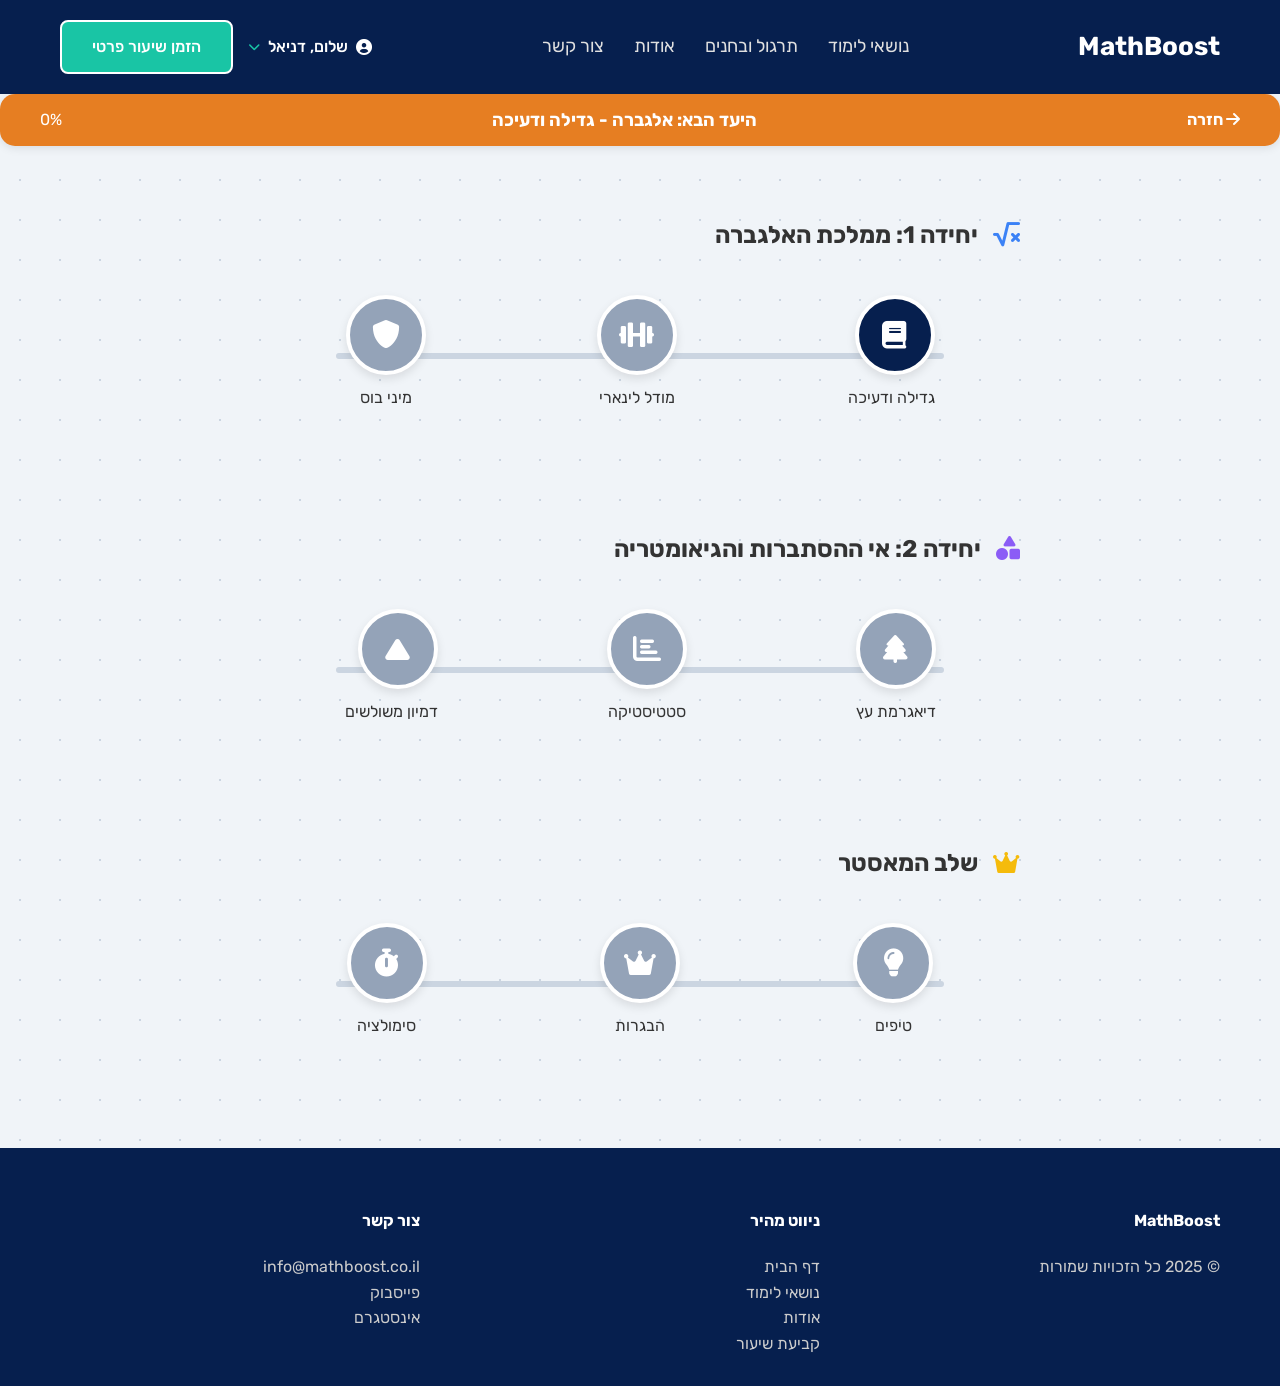
<file: roadmap.html>
<!DOCTYPE html>
<html lang="he" dir="rtl">
<head>
    <meta charset="UTF-8">
    <meta name="viewport" content="width=device-width, initial-scale=1.0">
    <title>MathBoost - מפת הדרכים לבגרות</title>
    <link href="https://fonts.googleapis.com/css2?family=Rubik:wght@400;500;700&display=swap" rel="stylesheet">
    <link rel="stylesheet" href="https://cdnjs.cloudflare.com/ajax/libs/font-awesome/6.0.0/css/all.min.css">
    <link rel="stylesheet" href="css/style.css">
</head>
<body class="roadmap-page">

        <header class="site-header">
        <div class="container header-wrapper">
            <div class="site-logo">
                <a href="index.html">MathBoost</a>
            </div>
            
            <nav class="navigation-menu">
                <ul>
                    <li><a href="lessons.html">נושאי לימוד</a></li>
                    <li><a href="practice.html">תרגול ובחנים</a></li>
                    <li><a href="#" onclick="alertNotImplemented(event)" title="הדף לא מומש">אודות</a></li>
                    <li><a href="#" onclick="alertNotImplemented(event)" title="הדף לא מומש">צור קשר</a></li>
                </ul>
            </nav>

            <div class="header-actions">
                <div class="user-profile-container" id="userProfile">
                    <div class="user-profile">
                        <i class="fas fa-user-circle"></i>
                        <span>שלום, דניאל</span>
                        <i class="fas fa-chevron-down dropdown-arrow"></i>
                    </div>
                    <ul class="dropdown-menu" id="userDropdown">
                        <li><a href="dashboard.html"><i class="fas fa-th-large"></i> אזור אישי</a></li>
                        <li><a href="#" onclick="alertNotImplemented(event)" title="הדף לא מומש" class="logout-link"><i class="fas fa-sign-out-alt"></i> התנתק</a></li>
                    </ul>
                </div>
                <a href="book-lesson.html" class="btn btn-primary">הזמן שיעור פרטי</a>
            </div>
        </div>
    </header>

    <section class="roadmap-header sticky-nav">
        <div class="header-container">
            <a href="dashboard.html" class="back-link"><i class="fas fa-arrow-right"></i> חזרה</a>
            <div class="current-goal-display">
                היעד הבא: <span id="nextGoalText">אלגברה - גדילה ודעיכה</span>
            </div>
            <div class="global-progress">
                <span class="progress-percent">0%</span>
                <div class="progress-track"><div class="progress-fill-bar" id="globalProgressBar"></div></div>
            </div>
        </div>
    </section>

    <main class="roadmap-container">
        <section class="learning-unit" id="unit-algebra">
            <h2 class="unit-title"><i class="fas fa-square-root-alt icon-algebra"></i> יחידה 1: ממלכת האלגברה</h2>
            <div class="path-segment">
                <article class="node theory active" data-name="גדילה ודעיכה" data-type="לימוד" data-desc="מבוא ומושגי יסוד בגדילה ודעיכה.">
                    <div class="node-circle"><i class="fas fa-book"></i></div>
                    <span class="node-label">גדילה ודעיכה</span>
                </article>
                <article class="node practice locked" data-name="מודל לינארי" data-type="תרגול" data-desc="תרגול קריאת גרפים ומציאת משוואות.">
                    <div class="node-circle"><i class="fas fa-dumbbell"></i></div>
                    <span class="node-label">מודל לינארי</span>
                </article>
                <article class="node boss locked" data-name="מיני בוס אלגברה" data-type="בגרות" data-desc="פתרון שאלות אלגברה מבגרויות 2022.">
                    <div class="node-circle"><i class="fas fa-shield-alt"></i></div>
                    <span class="node-label">מיני בוס</span>
                </article>
            </div>
        </section>

        <section class="learning-unit" id="unit-stats-geom">
                <h2 class="unit-title"><i class="fas fa-shapes icon-geom"></i> יחידה 2: אי ההסתברות והגיאומטריה</h2>
                <div class="path-segment reverse">
                    <article class="node theory locked" data-name="דמיון משולשים" data-type="לימוד" data-desc="משפטי דמיון וחישובי צלעות במשולשים דומים.">
                        <div class="node-circle"><i class="fas fa-play fa-rotate-270"></i></div>
                        <span class="node-label">דמיון משולשים</span>
                    </article>
                    <article class="node theory locked" data-name="סטטיסטיקה" data-type="לימוד" data-desc="ממוצע, חציון ושכיח בסטטיסטיקה.">
                        <div class="node-circle"><i class="fas fa-chart-bar"></i></div>
                        <span class="node-label">סטטיסטיקה</span>
                    </article>
                    <article class="node practice locked" data-name="דיאגרמת עץ" data-type="תרגול" data-desc="חישוב הסתברויות באמצעות עץ.">
                        <div class="node-circle"><i class="fas fa-tree"></i></div>
                        <span class="node-label">דיאגרמת עץ</span>
                    </article>
                </div>
        </section>

        <section class="learning-unit final-stage">
            <h2 class="unit-title"><i class="fas fa-crown icon-master"></i> שלב המאסטר</h2>            
            <div class="path-segment">
                <article class="node theory locked" data-name="טיפים לבגרות" data-type="טיפים" data-desc="איך לנהל את הזמן נכון במבחן?">
                    <div class="node-circle"><i class="fas fa-lightbulb"></i></div>
                    <span class="node-label">טיפים</span>
                </article>
                <article class="node boss locked" data-name="הדרקון - בגרות 2024" data-type="בוס" data-desc="פתרון מבחן בגרות מלא על זמן.">
                    <div class="node-circle"><i class="fas fa-crown"></i></div>
                    <span class="node-label">הבגרות</span>
                </article>
                <article class="node simulation locked" data-name="סימולציה מלאה" data-type="מבחן" data-desc="סימולציה מלאה של מבחן הבגרות על זמן (דף זה לא מומש).">
                    <div class="node-circle"><i class="fas fa-stopwatch"></i></div>
                    <span class="node-label">סימולציה</span>
                </article>
            </div>
        </section>
    </main>

    <div id="celebrationOverlay" class="celebration-modal">
        <div class="celebration-content">
            <button class="close-celebration-x" onclick="closeCelebration()">&times;</button>
            
            <div class="confetti-icon">🥳🏆</div>
            <h2>דניאל, אתה אלוף!</h2>
            <p>כבשת את כל התחנות בדרך לבגרות. עכשיו אתה מוכן ב-100%!</p>
            
            <button id="btnGoToSimulation" class="btn-primary-saas">יאללה לבגרות!</button>
        </div>
    </div>
    
    <aside class="task-drawer" id="taskDrawer">
        <div class="drawer-header">
            <button class="close-drawer">&times;</button> <h3 id="drawerTitle">שם התחנה</h3>
        </div>
        <div class="drawer-body">
            <p id="drawerDesc">תיאור המשימה יופיע כאן.</p>
            <ul class="task-checklist">
                <li><i class="fas fa-link"></i> <a href="lessons.html">צפייה בתיאוריה</a></li>
                <li><i class="fas fa-tasks"></i> <a href="practice.html">תרגול בסיסי</a></li>
                <li><i class="fas fa-file-pdf"></i> <a href="#" onclick="alertNotImplemented(event)" title="הדף לא מומש">הורד דף עבודה</a></li>
            </ul>
            <button class="btn-complete-task" id="btnMarkDone">סיימתי את התחנה! 🚀</button>
        </div>
    </aside>

      <footer class="site-footer">
        <div class="container">
            <div class="footer-grid">
                <div class="footer-column">
                    <h4>MathBoost</h4>
                    <p>© 2025 כל הזכויות שמורות</p>
                </div>
                <div class="footer-column">
                    <h4>ניווט מהיר</h4>
                    <ul>
                        <li><a href="index.html">דף הבית</a></li>
                        <li><a href="lessons.html">נושאי לימוד</a></li>
                        
                        <li><a href="#" onclick="alertNotImplemented(event)" title="הדף לא מומש">אודות</a></li>
                        
                        <li><a href="book-lesson.html">קביעת שיעור</a></li>
                    </ul>
                </div>
                <div class="footer-column">
                    <h4>צור קשר</h4>
                    <ul>
                        <li><a href="mailto:info@mathboost.co.il">info@mathboost.co.il</a></li>
                        <li><a href="#" onclick="alertNotImplemented(event)" title="הדף לא מומש">פייסבוק</a></li>
                        <li><a href="#" onclick="alertNotImplemented(event)" title="הדף לא מומש">אינסטגרם</a></li>
                    </ul>
                </div>
            </div>
        </div>
    </footer>

    <script src="https://code.jquery.com/jquery-3.6.0.min.js"></script>
    <script src="js/header.js"></script>
    <script src="js/not-implemented-message.js"></script>
    <script src="js/roadmap.js"></script>
</body>
</html>
</file>
<file: css/style.css>
/* --- Global Configuration & Theme Variables --- */
:root {
    --primary-color: #061f4e; /* Deep blue */
    --accent-color: #19c5a5;  /* Teal */
    --text-color: #333333;
    --light-bg: #f8f9fa;
    --white: #ffffff;
    --shadow-soft: 0 4px 15px rgba(0,0,0,0.05);
    --shadow-bold: 0 10px 30px rgba(0,0,0,0.1);
    --font-main: 'Rubik', sans-serif;
}

/* --- Base Reset --- */
* {
    margin: 0;
    padding: 0;
    box-sizing: border-box;
    -webkit-tap-highlight-color: transparent; /* Smooth touch for iPhone */
}

body {
    font-family: var(--font-main);
    direction: rtl;
    background-color: var(--light-bg);
    color: var(--text-color);
    line-height: 1.6;
    overflow-x: hidden; /* Prevents horizontal scroll issues */
}

a {
    text-decoration: none;
    color: inherit;
}

ul {
    list-style: none;
}

.container {
    max-width: 1200px;
    margin: 0 auto;
    padding: 0 20px;
}

button, input, select, textarea {
    font-family: inherit;
    font-size: inherit; 
}

/* --- Buttons --- */
.btn {
    display: inline-block;
    padding: 12px 30px;
    border-radius: 8px;
    font-weight: 500;
    transition: all 0.3s ease;
    cursor: pointer;
    text-align: center;
}

.btn-primary {
    background-color: var(--accent-color);
    color: var(--white);
    border: 2px solid var(--white);
}

.btn-primary:hover {
    background-color: #1ab699;
    transform: translateY(-2px);
}

.btn-outline {
    background-color: transparent;
    color: var(--white);
    border: 2px solid var(--white);
}

/* --- Header --- */
.site-header {
    background-color: var(--primary-color);
    padding: 20px 0;
    position: sticky;
    top: 0;
    z-index: 1000;
}

.header-wrapper {
    display: flex;
    justify-content: space-between;
    align-items: center;
}

.site-logo a {
    font-size: 26px;
    font-weight: 700;
    color: var(--white);
}

.navigation-menu ul {
    display: flex;
    gap: 30px;
    align-items: center;
}

.navigation-menu a {
    color: #e0e0e0;
    font-size: 18px;
    transition: color 0.3s;
}

.navigation-menu a:hover {
    color: var(--accent-color);
}

.header-actions {
    display: flex;
    align-items: center; 
    gap: 1.5rem;
}

.user-actions {
    display: flex;
    align-items: center;
    gap: 1.5rem; 
}

.header-actions {
    display: flex;
    align-items: center; 
    gap: 16px; 
}

/* --- (User Profile Dropdown Menu) --- */

.user-profile-container {
    position: relative;
    cursor: pointer;
    font-family: var(--font-main);
}

.user-profile {
    display: flex;
    align-items: center;
    gap: 8px;
    color: var(--white); 
    font-weight: 500;
}

.dropdown-arrow {
    font-size: 12px;
    transition: transform 0.3s ease;
    color: var(--accent-color);
}


.dropdown-menu {
    position: absolute;
    top: 100%;
    right: 0; /* (RTL) */
    background-color: var(--white); 
    border: 1px solid var(--accent-color);
    border-radius: 8px;
    list-style: none;
    margin-top: 20px;
    min-width: 150px;
    box-shadow: var(--shadow-bold);
    display: none; /* default - hidden */
    z-index: 1000;
}

.dropdown-menu.show {
    display: block;
}

.dropdown-menu li a {
    color: var(--primary-color);
    text-decoration: none;
    padding: 12px 20px;
    display: flex;
    align-items: center;
    gap: 12px;
    font-size: 15px;
    transition: all 0.3s ease;
}

.dropdown-menu li a:hover {
    background-color: var(--accent-color);
    color: var(--primary-color); 
    border-radius: 8px;

}

/* --- Hero Section --- */
.hero-section {
    position: relative;
    background-color: var(--primary-color); 
    min-height: 600px;
    display: flex;
}

.hero-layout {
    display: flex;
    width: 100%;
}

.hero-content-side {
    flex: 1; 
    display: flex;
    align-items: center;
    justify-content: center; 
    padding: 60px;
    color: var(--white);
    z-index: 2; 
}

.hero-text-container h1 {
    font-size: 55px;
    line-height: 1.1;
    margin-bottom: 20px;
}

.hero-visual-side {
    flex: 1.3; 
    position: relative;
    overflow: hidden; 
}

.hero-image {
    width: 100%;
    height: 100%;
    object-fit: cover; 
    display: block;
}

.hero-cta-group {
    display: flex;
    gap: 15px;
    margin-top: 30px;
}

/* --- Subjects Grid & Icons --- */
.subjects-section {
    padding: 80px 0;
    background-color: #f0f4f8; 
}

.subjects-grid {
    display: grid;
    grid-template-columns: repeat(4, 1fr); 
    gap: 20px;             
    margin-top: 30px;
}

.subject-card {
    background: var(--white);
    padding: 40px 20px;
    border-radius: 20px;
    text-align: center;
    box-shadow: var(--shadow-soft); 
    transition: transform 0.3s ease, box-shadow 0.3s ease;
    flex: unset; 
    min-width: 0; 
    display: flex;
    flex-direction: column;
    align-items: center;
}

.subject-card:hover {
    transform: translateY(-10px);
    box-shadow: var(--shadow-bold);
}

.subject-icon-wrapper {
    font-size: 50px;
    background: #f0f0f0;    
    width: 100px;
    height: 100px;
    border-radius: 50%;
    display: flex;
    align-items: center;
    justify-content: center;
    
    color: var(--primary-color);
    margin-bottom: 20px;
    transition: all 0.3s ease;
}

.subject-card:hover .subject-icon-wrapper {
    background: var(--accent-color);
    color: var(--white);
}

/* --- Testimonials --- */
.testimonials-section {
    padding: 80px 0;
}

.testimonials-grid {
    display: grid;
    grid-template-columns: repeat(3, 1fr); 
    gap: 30px;
}

.testimonial-item {
    background: var(--white);
    padding: 25px;
    border-radius: 12px;
    box-shadow: var(--shadow-soft);
    border-top: 4px solid var(--accent-color); 
}

.student-avatar {
    width: 50px;
    height: 50px;
    border-radius: 50%;
    object-fit: cover;
}

/* --- Footer --- */
.site-footer {
    background-color: var(--primary-color);
    color: #ccc;
    padding: 60px 0 30px;
}

.footer-grid {
    display: flex;
    justify-content: space-between;
    gap: 40px;
}

.footer-column {
    flex: 1;
}

.footer-column h4 {
    color: var(--white);
    margin-bottom: 20px;
}

/* --- Responsive Design (Mobile - iPhone Optimized) --- */
@media (max-width: 768px) {
    .header-wrapper {
        flex-direction: column;
        gap: 15px;
        text-align: center;
    }

    .navigation-menu ul {
        flex-wrap: wrap;
        justify-content: center;
        gap: 12px;
    }

    .navigation-menu a {
        font-size: 16px;
    }

    .hero-layout {
        flex-direction: column;
    }

    .hero-content-side {
        padding: 40px 20px;
        order: 1;
        text-align: center;
    }

    .hero-visual-side {
        height: 300px; 
        order: 2;
    }

    .hero-text-container h1 {
        font-size: 34px;
    }

    .hero-cta-group {
        flex-direction: column;
        width: 100%;
    }

    .btn {
        width: 100%;
    }

    .subject-card {
        flex: 0 1 calc(48% - 10px);
    }

    .subjects-grid, .testimonials-grid, .footer-grid {
        grid-template-columns: 1fr;
        flex-direction: column;
        text-align: center;
    }

    .subject-icon-wrapper {
        width: 90px;
        height: 90px;
        font-size: 45px;
    }

    .user-profile span {
        display: none; 
    }
    
    .user-actions {
        gap: 12px;
    }
}

/* =========================================
   Booking Page Specific Styles
   ========================================= */

.booking-section {
    padding: 20px 0 100px;
    background-color: var(--light-bg); 
}

.page-title {
    text-align: center;
    font-size: 36px;
    color: var(--primary-color);
    margin-bottom: 20px;
}

/* --- Layout Grid --- */
.booking-layout {
    display: grid;
    grid-template-columns: 1fr 2fr; 
    gap: 40px;
    align-items: start; /* שהאלמנטים יתחילו מלמעלה */
}

/* --- Teacher Info Card--- */
.teacher-info-card {
    background: var(--white);
    padding: 30px;
    border-radius: 16px;
    box-shadow: var(--shadow-soft); /* צללית עדינה */
    text-align: center;
    position: sticky; 
    top: 100px;
}

.teacher-image-wrapper {
    width: 120px;
    height: 120px;
    margin: 0 auto 20px;
    border-radius: 50%;
    overflow: hidden;
    border: 4px solid var(--accent-color); 
}

.teacher-img {
    width: 100%;
    height: 100%;
    object-fit: cover;
}

.teacher-info-card h3 {
    color: var(--primary-color);
    margin-bottom: 15px;
    font-size: 24px;
}

.teacher-bio {
    font-size: 15px;
    color: #666;
    margin-bottom: 25px;
}

.teacher-badges {
    text-align: right;
    display: inline-block;
}

.teacher-badges li {
    margin-bottom: 10px;
    color: var(--text-color);
}

.teacher-badges i {
    color: var(--accent-color);
    margin-left: 10px;
}

/* --- Form Container --- */
.form-wrapper-card {
    background: var(--white);
    padding: 40px;
    border-radius: 20px;
    box-shadow: var(--shadow-bold); 
    border-top: 5px solid var(--primary-color); 
}

/* --- Form Design--- */
.form-group {
    margin-bottom: 25px;
    position: relative; 
}

.form-row {
    display: flex;
    gap: 20px;
}

.half-width {
    flex: 1;
}

label {
    display: block;
    margin-bottom: 8px;
    font-weight: 500;
    color: var(--primary-color);
}

.required {
    color: #e74c3c; 
}

input[type="text"],
input[type="tel"],
input[type="email"],
input[type="date"],
select {
    width: 100%;
    padding: 12px 15px;
    border: 2px solid #e0e0e0;
    border-radius: 8px;
    font-family: var(--font-main);
    font-size: 16px;
    transition: all 0.3s ease;
    outline: none;
}


input:focus, select:focus {
    border-color: var(--primary-color);
    box-shadow: 0 0 0 3px rgba(6, 31, 78, 0.1);
}

.btn-submit {
    font-size: 18px;
    padding: 15px;
    margin-top: 10px;
    border: none; 
}

.btn-block {
    display: block;
    width: 100%;
}

.form-note {
    text-align: center;
    font-size: 14px;
    color: #888;
    margin-top: 15px;
}

.error-message {
    display: none; 
    font-size: 13px;
    color: #e74c3c;
    margin-top: 5px;
}

@media (max-width: 768px) {
    .booking-layout {
        grid-template-columns: 1fr; 
        gap: 30px;
    }

    .teacher-info-card {
        position: static; 
        order: -1; /* המורה תופיע מעל הטופס */
    }

    .form-wrapper-card {
        padding: 25px;
    }

    .form-row {
        flex-direction: column; 
        gap: 25px;
    }
}

.input-error {
    border-color: #e74c3c !important;
    background-color: #fdf2f2;
}

.success-msg {
    text-align: center;
    padding: 40px;
    color: var(--primary-color);
    animation: fadeIn 1s ease;
}

/* --- Lessons Page Layout --- */
.lessons-layout {
    display: grid;
    grid-template-columns: 280px 1fr;
    gap: 40px;
    padding: 40px 20px;
    align-items: start;
    max-width: 1200px; /* הגבלה כדי שלא ימתח מדי במסכים ענקיים */
    margin: 0 auto;
}

/* Sidebar Filters */
.filters-sidebar {
    background: var(--white);
    padding: 30px;
    border-radius: 16px;
    box-shadow: var(--shadow-soft);
    position: sticky;
    top: 100px;
}

.filter-header {
    display: flex;
    justify-content: space-between;
    align-items: center;
    margin-bottom: 25px;
}

.btn-text {
    background: none;
    border: none;
    color: var(--accent-color);
    cursor: pointer;
    font-weight: 500;
    text-decoration: underline;
}

.filter-group {
    margin-bottom: 30px;
}

.filter-group h4 {
    margin-bottom: 15px;
    font-size: 18px;
    color: var(--primary-color);
}

.radio-label {
    display: block;
    margin-bottom: 12px;
    cursor: pointer;
    font-size: 16px;
    transition: color 0.2s;
}

.radio-label input {
    margin-left: 10px;
    accent-color: var(--accent-color);
}

/* Lessons Grid & Cards */
.lessons-grid {
    display: grid;
    grid-template-columns: repeat(auto-fill, minmax(300px, 1fr));
    gap: 25px;
}

.lessons-card-detail {
    background: var(--white);
    padding: 30px;
    border-radius: 20px;
    box-shadow: var(--shadow-soft);
    position: relative;
    transition: transform 0.3s, box-shadow 0.3s;
    border-top: 4px solid var(--accent-color);
}

.lessons-card-detail:hover {
    transform: translateY(-8px);
    box-shadow: var(--shadow-bold);
}

.category-tag {
    position: absolute;
    top: -15px;
    right: 20px;
    background: var(--primary-color);
    color: var(--white);
    padding: 5px 15px;
    border-radius: 20px;
    font-size: 12px;
    font-weight: bold;
}

.subject-icon-large {
    font-size: 40px;
    margin-bottom: 15px;
}

.btn-outline-dark {
    border: 2px solid var(--primary-color);
    color: var(--primary-color);
    padding: 10px 25px;
    font-weight: 700;
}

.implemented-tag {
    position: absolute;
    top: -15px;
    left: 20px;
    background-color: #ff2e63; 
    color: var(--white);
    padding: 5px 15px;
    border-radius: 20px;
    font-size: 12px;
    font-weight: bold;
    z-index: 10;
}

/* עיצוב כפתור כבוי (Disabled) */
.btn-outline-dark:disabled {
    opacity: 0.5;
    cursor: not-allowed;
    border-color: #ccc;
    color: #999;
    pointer-events: auto;
}

/* ביטול אפקטים של Hover על כפתור כבוי */
.btn-outline-dark:disabled:hover {
    background-color: transparent;
    color: #999;
    transform: none;
}

.btn-outline-dark:hover {
    background-color: var(--primary-color);
    color: var(--white);
}

.card-meta-info {
    display: flex;
    gap: 15px;
    margin: 20px 0;
    font-size: 14px;
    color: #666;
}

.card-meta-info i {
    color: var(--accent-color);
    margin-left: 5px;
}

.active-filter-status {
    margin-bottom: 20px;
    font-weight: 500;
    color: var(--primary-color);
}

.no-results {
    text-align: center;
    padding: 50px;
    color: #888;
}

.no-results i {
    font-size: 48px;
    margin-bottom: 15px;
}

/* Responsive */
@media (max-width: 992px) {
    .lessons-layout {
        grid-template-columns: 1fr;
    }
    .filters-sidebar {
        position: static;
    }
}

@media (max-width: 992px) {
    .lessons-layout {
        grid-template-columns: 1fr; /* מעבר לטור אחד */
        gap: 20px;
    }

    .filters-sidebar {
        position: static; /* ביטול ה-sticky במוביל */
        width: 100%;
    }

    .lessons-grid {
        grid-template-columns: repeat(auto-fill, minmax(250px, 1fr));
    }
}

/* סמארטפונים (iPhone וכדומה) */
@media (max-width: 768px) {
    .site-header {
        padding: 10px 0;
    }

    .header-wrapper {
        flex-direction: column;
        gap: 15px;
    }

    .navigation-menu ul {
        flex-wrap: wrap;
        justify-content: center;
        gap: 10px;
    }

    .page-intro h1 {
        font-size: 28px;
        text-align: center;
    }

    .page-intro p {
        text-align: center;
    }

    /* התאמת כרטיסי הלימוד */
    .lessons-grid {
        grid-template-columns: 1fr; /* כרטיס אחד בשורה */
    }

    .lessons-card-detail {
        padding: 20px;
    }

    /* התאמת פילטרים במוביל */
    .filters-sidebar {
        padding: 20px;
    }

    .filter-group {
        display: inline-block; /* הצגת קבוצות פילטרים זו לצד זו אם יש מקום */
        margin-left: 20px;
        margin-bottom: 15px;
    }

    .footer-grid {
        flex-direction: column;
        text-align: center;
        gap: 30px;
    }
}

/* =========================================
   Lesson Unit Page Styles (יחידת לימוד)
   ========================================= */

.lesson-unit-page {
    background-color: var(--light-bg);
    padding-bottom: 80px;
}

/* --- Lesson Hero --- */
.lesson-hero {
    background-color: var(--primary-color);
    color: var(--white);
    padding: 40px 0;
    margin-bottom: 40px;
}

.breadcrumb {
    font-size: 14px;
    margin-bottom: 15px;
    display: flex;
    align-items: center;
    gap: 8px; 
    color: rgba(255, 255, 255, 0.8); /
}

.breadcrumb a {
    color: white;
    text-decoration: none;
    transition: all 0.3s ease;
    opacity: 0.9;
}

.breadcrumb a:hover {
    opacity: 1;
    text-decoration: underline;
    color: var(--accent-color); 
}


.breadcrumb i {
    font-size: 10px;
    opacity: 0.6;
}


.breadcrumb span {
    font-weight: 500;
    opacity: 1;
    color: var(--accent-color);
}

.container h1{
    padding-top: 10px;
}

.lesson-hero h1 {
    font-size: 32px;
}

/* --- Layout Structure --- */
.lesson-container {
    display: grid;
    grid-template-columns: 1fr 320px; 
    gap: 40px;
    align-items: start;
}

.content-block {
    background: var(--white);
    padding: 35px;
    border-radius: 15px;
    box-shadow: var(--shadow-soft);
    margin-bottom: 30px;
}

.content-block h2 {
    color: var(--primary-color);
    margin-bottom: 20px;
    border-right: 4px solid var(--accent-color);
    padding-right: 15px;
    font-size: 24px;
}

/* --- Formula Card --- */
.formula-card {
    background-color: #f0f7f6; 
    border: 2px dashed var(--accent-color);
    border-radius: 12px;
    padding: 25px;
    margin: 25px 0;
    text-align: center;
}

.formula-display {
    font-size: 36px;
    font-weight: 700;
    color: var(--primary-color);
    margin: 15px 0;
    letter-spacing: 2px;
    direction: ltr; 
}

.formula-legend ul {
    text-align: right;
    display: inline-block;
    margin-top: 15px;
}

.formula-legend li {
    margin-bottom: 8px;
    font-size: 16px;
}

/* --- Example Boxes & Toggle Solution --- */
.example-box {
    border: 1px solid #e0e0e0;
    border-radius: 10px;
    padding: 24px;
    margin-bottom: 20px;
    background-color: var(--white);
}

.question {
    font-size: 18px;
    margin-bottom: 15px;
    line-height: 1.5;
}

.toggle-solution-btn {
    background-color: transparent;
    color: var(--primary-color);
    border: 1px solid var(--primary-color);
    padding: 8px 16px;
    border-radius: 5px;
    cursor: pointer;
    font-weight: 500;
    transition: all 0.3s ease;
    align-self: flex-end;
}

.toggle-solution-btn:hover {
    background-color: var(--primary-color);
    color: var(--white);
}

.solution-content {
    display: none; 
    margin-top: 15px;
    padding: 15px;
    background-color: #f9f9f9;
    border-right: 3px solid var(--accent-color);
    font-size: 16px;
    width: 100%;
}

/* --- Video Section --- */
.video-wrapper {
    position: relative;
    padding-bottom: 56.25%; /* שומר על יחס מסך 16:9 */
    height: 0;
    overflow: hidden;
    border-radius: 12px;
    box-shadow: var(--shadow-bold);
    margin: 20px 0;
}

.video-wrapper iframe {
    position: absolute;
    top: 0;
    left: 0;
    width: 100%;
    height: 100%;
}

.lesson-video {
    position: absolute;
    top: 0;
    left: 0;
    width: 100%;
    height: 100%;
    background-color: #000;
}

/* --- Sidebar Tips (Omer) --- */

.sidebar-tips {
    position: -webkit-sticky; /* תמיכה לדפדפני ספארי */
    position: sticky;
    top: 100px; 
    align-self: start; 
    height: fit-content; 
    display: flex;
    flex-direction: column;
    gap: 20px;
}

.teacher-callout {
    background: var(--white);
    padding: 20px;
    border-radius: 15px;
    box-shadow: var(--shadow-soft);
    text-align: center;
    margin-bottom: 30px;
}

.teacher-avatar {
    width: 100px;
    height: 100px;
    border-radius: 50%;
    border: 3px solid var(--accent-color);
    margin-bottom: 15px;
    object-fit: cover;
}

.tip-bubble {
    background: #eef2f7;
    padding: 15px;
    border-radius: 10px;
    position: relative;
    font-size: 14px;
}


.tip-bubble::after {
    content: '';
    position: absolute;
    top: -10px;
    left: 50%;
    transform: translateX(-50%);
    border-left: 10px solid transparent;
    border-right: 10px solid transparent;
    border-bottom: 10px solid #eef2f7;
}

.sticky-nav {
    position: sticky;
    top: 100px;
    background: var(--white);
    padding: 20px;
    border-radius: 15px;
    box-shadow: var(--shadow-soft);
}

.sticky-nav h3 {
    font-size: 18px;
    margin-bottom: 15px;
    color: var(--primary-color);
}

.sticky-nav ul li {
    margin-bottom: 12px;
}

.sticky-nav ul li a {
    color: #666;
    transition: color 0.3s;
}

.sticky-nav ul li a:hover {
    color: var(--accent-color);
}

.q-table {
    width: 100%;
    border-collapse: collapse;
    margin: 20px 0;
    background: var(--white);
}
.q-table th, .q-table td {
    padding: 12px;
    border: 1px solid #ddd;
    text-align: center;
}
.q-table th {
    background-color: var(--primary-color);
    color: var(--white);
}

.q-logic {
    display: flex;
    gap: 20px;
    margin: 15px 0;
}
.logic-box {
    flex: 1;
    padding: 15px;
    border-radius: 8px;
    text-align: center;
}
.growth { 
    background-color: #e8f5e9;
    border: 1px solid #4caf50;
}
.decay { 
    background-color: #ffebee;
    border: 1px solid #f44336;
}

.steps-box {
    background-color: #fff9c4;
    padding: 20px;
    border-radius: 12px;
    border-right: 5px solid #fbc02d;
    margin-top: 30px;
}
.steps-box ol { padding-right: 25px; }
.steps-box li { margin-bottom: 10px; font-weight: 500; }

.bagrut-question-text {
    background: #f4f4f4;
    padding: 20px;
    border-radius: 10px;
    margin-bottom: 15px;
    border-right: 4px solid var(--primary-color);
}

/* --- Footer Area --- */
.lesson-footer {
    text-align: center;
    margin-top: 50px;
}

.btn-large {
    padding: 18px 40px;
    font-size: 20px;
}

/* --- Responsive --- */
@media (max-width: 992px) {
    .lesson-container {
        display: grid;
        grid-template-columns: 1fr;
        gap: 0; /* נשלוט ברווחים דרך האלמנטים */
    }

    .main-content, .sidebar-tips {
        display: contents; /* מאפשר לילדים שלהם להסתדר ישירות בגריד האבא */
    }

    .sticky-nav { 
        order: 1; 
        position: static !important; /* ביטול סטיקי */
        margin-bottom: 30px;
    }

    #intro { 
        order: 2; 
    }

    .teacher-callout { 
        order: 3; /* הטיפ של עומר - מופיע אחרי האינטרו */
        margin-bottom: 30px;
        position: static !important; /* ביטול סטיקי */
    }

    #warmup { 
        order: 4; 
    }

    #bagrut { 
        order: 5; 
    }

    #extra { 
        order: 6; 
    }

    .lesson-footer { 
        order: 7; 
    }
}

/* =========================================
   Practice Page Styles (תרגול ובחנים)
   ========================================= */

.quiz-card {
    background: var(--white);
    padding: 30px;
    border-radius: 15px;
    box-shadow: var(--shadow-soft);
}

.questions-gallery {
    width: 100%;
    background: #fff;
    border: 2px solid #eee;
    border-radius: 12px;
    padding: 15px;
    margin-bottom: 25px;
    text-align: center;
}

.questions-gallery img {
    max-width: 100%;
    height: auto;
    border-radius: 8px;
}

.step-indicator {
    display: inline-block;
    background: var(--primary-color);
    color: white;
    padding: 5px 15px;
    border-radius: 20px;
    margin-bottom: 15px;
    font-size: 14px;
}

.options-grid {
    display: grid;
    grid-template-columns: 1fr 1fr;
    gap: 15px;
    margin-top: 20px;
}

.option-bt {
    padding: 18px;
    border: 2px solid #edf2f7;
    border-radius: 10px;
    background: white;
    cursor: pointer;
    font-size: 17px;
    font-weight: 500;
    transition: all 0.2s;
    font-family: inherit;
}

.option-bt:hover {
    border-color: var(--accent-color);
    background: #f0fffd;
}

.feedback-box {
    margin-top: 25px;
    padding: 20px;
    border-radius: 10px;
    display: none;
    animation: fadeIn 0.3s ease;
}

.correct { background: #d4edda; color: #155724; border: 1px solid #c3e6cb; }
.wrong { background: #f8d7da; color: #721c24; border: 1px solid #f5c6cb; }

.solution-path {
    margin-top: 15px;
    padding: 15px;
    background-color: #f9fbfd;
    border-right: 4px solid var(--accent-color); 
    border-left: none; 
    border-radius: 4px;
    
    font-family: 'Rubik', sans-serif;
    direction: rtl;       
    text-align: right;    
    line-height: 1.6;
}

.solution-content {
    display: none;      
    margin-top: 10px;
    font-weight: 500;
    direction: rtl;       
    text-align: right;    

.math-formula, sub, sup {
    direction: ltr;
    display: inline-block;
    unicode-bidi: embed;
}

.solution-path sub, .solution-path sup {
    font-family: 'Rubik', sans-serif; 
    font-size: 0.75em;
}

.solution-path sub { vertical-align: sub; }
.solution-path sup { vertical-align: super; }


.next-step-container {
    margin-top: 30px;
    text-align: left;
    border-top: 1px solid #eee;
    padding-top: 20px;
}

.nest-bt {
    display: inline-block;
    padding: 15px 40px;
    background-color: var(--primary-color);
    color: var(--white);
    border: 2px solid var(--primary-color);
    border-radius: 8px;
    font-weight: 700;
    font-size: 18px;
    cursor: pointer;
    transition: all 0.3s ease;
    font-family: var(--font-main);
    box-shadow: var(--shadow-soft);
}

.nest-bt:hover {
    background-color: var(--accent-color);
    border-color: var(--accent-color);
    transform: translateY(-2px);
    box-shadow: var(--shadow-bold);
}

@keyframes fadeIn { from { opacity: 0; } to { opacity: 1; } }

@media (max-width: 600px) {
    .options-grid { grid-template-columns: 1fr; }
}


.option-bt.selected {
    background-color: var(--primary-color) !important;
    color: white !important;
    border-color: var(--primary-color);
    transform: scale(0.98); /* אפקט קטן של לחיצה */
}
html, body {
    max-width: 100%;
    overflow-x: hidden;
}

.container {
    width: 100%;
    max-width: 100%;
}

.hero-section {
    width: 100%;
    overflow: hidden;
}

.hero-layout {
    display: flex;
    flex-wrap: wrap;
}

.hero-content-side,
.hero-visual-side {
    min-width: 0;
}

.hero-image {
    width: 100%;
    height: auto;
}

@media (max-width: 768px) {

    .hero-section {
        min-height: auto;
    }

    .hero-layout {
        flex-direction: column;
    }

    .hero-content-side {
        width: 100%;
        padding: 40px 20px;
        text-align: center;
    }

    .hero-visual-side {
        width: 100%;
        height: 280px;
    }

    .subjects-grid {
        grid-template-columns: 1fr;
    }

    .booking-layout {
        grid-template-columns: 1fr;
    }

    .lesson-container {
        grid-template-columns: 1fr;
    }

    .lessons-layout {
        grid-template-columns: 1fr;
    }

    .next-step-container {
        text-align: center;
    }
    
    .nest-bt {
        width: 100%; /* במובייל כפתור מלא נוח יותר ללחיצה */
    }
}
}

/* =========================================
   Dashboard אזור אישי
   ========================================= */

.dashboard-page { background-color: #f8fafc; }

.dashboard-page .profile-header {
    position: relative;
    display: inline-block;
    margin-bottom: 15px;
}

.dashboard-page .level-badge {
    position: absolute;
    bottom: 5px;
    left: 50%;
    transform: translateX(-50%);
    background: var(--primary-color);
    color: white;
    padding: 4px 12px;
    border-radius: 20px;
    font-size: 0.75rem;
    font-weight: bold;
    border: 2px solid white;
}

.dashboard-wrapper {
    display: grid;
    grid-template-columns: 320px 1fr;
    gap: 30px;
    max-width: 1300px;
    margin: 40px auto;
    padding: 0 20px;
}

/* Sidebar & Cards */
.dashboard-section {
    background: white;
    border-radius: 16px;
    padding: 24px;
    box-shadow: 0 4px 15px rgba(0,0,0,0.05);
    margin-bottom: 24px;
}

.profile-card { text-align: center; }
.profile-img { width: 100px; height: 100px; border-radius: 50%; border: 4px solid var(--accent-color); margin-bottom: 12px; }

.user-stats-saas { display: flex; justify-content: space-around; margin: 20px 0; border-top: 1px solid #f1f5f9; padding-top: 15px; }
.stat-item strong { display: block; font-size: 1.4rem; color: var(--primary-color); }

/* Welcome Banner */
.welcome-banner {
    background: linear-gradient(135deg, #0f172a 0%, #1e293b 100%);
    color: white;
    display: flex;
    justify-content: space-between;
    align-items: center;
    border: none;
}

.progress-bar-fill {
    height: 10px;
    background: var(--accent-color);
    border-radius: 5px;
    width: 0; /* Animate this via JS */
    transition: width 1.5s cubic-bezier(0.1, 0.5, 0.1, 1);
}

.main-progress-track { background: rgba(255,255,255,0.1); border-radius: 5px; height: 10px; margin-top: 10px; }

.timer-widget-round {
    background: var(--white);
    color: var(--text-color);
    width: 110px; height: 110px; border-radius: 50%;
    display: flex; flex-direction: column; align-items: center; justify-content: center;
    border: 5px solid var(--accent-color); box-shadow: 0 10px 20px rgba(249,115,22,0.3);
}

.urgent-text {
    color: #ef4444 !important; /* אדום בוהק */
    font-weight: bold;
}

.dashboard-page .trophy-icon {
    color: #f1c40f;
    margin-left: 8px;
}

.dashboard-page .streak-box-orange {
    background: #fff7ed;
    color: #f97316; 
    padding: 15px;
    border-radius: 12px;
    display: flex;
    align-items: center;
    gap: 12px;
    font-weight: bold;
    margin-bottom: 15px;
    border: 1px solid #ffedd5;
}

.dashboard-page .streak-box-orange i { font-size: 1.4rem; }

.dashboard-page .improvement-stat {
    display: flex;
    align-items: center;
    gap: 8px;
    color: #22c55e;
    font-size: 0.9rem;
    font-weight: 500;
}

/* clalculator*/
.dashboard-page .aside-countdown h4 { font-size: 1rem; margin-bottom: 12px; color: var(--primary-color); }
.dashboard-page .aside-calc-flex { display: flex; gap: 8px; }
.dashboard-page .aside-calc-flex input { width: 100%; padding: 8px; border-radius: 8px; border: 1px solid #ddd; font-size: 0.8rem; }

.dashboard-page .btn-orange-small {
    background: #f97316;
    color: white;
    border: none;
    padding: 8px 15px;
    border-radius: 8px;
    cursor: pointer;
    font-weight: bold;
    font-size: 0.85rem;
}

/* --- tutor feedback--- */
.tutor-header-saas {
    display: flex;
    justify-content: space-between;
    align-items: center;
    margin-bottom: 20px;
}

.tutor-header-right {
    display: flex;
    align-items: center;
    gap: 15px;
}

.tutor-profile-img {
    width: 60px;
    height: 60px;
    border-radius: 50%;
    border: 2px solid var(--accent-color);
}

.wa-btn-top {
    background: #22c55e;
    color: white;
    padding: 8px 16px;
    border-radius: 20px;
    text-decoration: none;
    font-weight: bold;
    font-size: 0.85rem;
    display: flex;
    align-items: center;
    gap: 6px;
}

.feedback-text-saas {
    font-size: 1.1rem;
    line-height: 1.6;
    color: #334155;
    margin-bottom: 25px;
    padding: 0 10px;
}

/* tutor feedback footer*/
.workspace-footer {
    display: flex;
    justify-content: space-between;
    align-items: center;
    margin-top: 25px;
    padding-top: 20px;
    border-top: 1px solid #f1f5f9;
}

.btn-outline-video {
    background: white;
    color: var(--primary-color);
    border: 2px solid var(--primary-color);
    padding: 10px 20px;
    border-radius: 10px;
    font-weight: bold;
    cursor: pointer;
    display: flex;
    align-items: center;
    gap: 10px;
    transition: 0.3s;
}

.btn-outline-video:hover {
    background: var(--primary-color);
    color: white;
}

.next-lesson-info { color: #64748b; font-size: 0.9rem; font-weight: 500; }

/* Subject Grid */
.subject-cards-grid { display: grid; grid-template-columns: repeat(3, 1fr); gap: 20px; }
.sub-icon { width: 40px; height: 40px; border-radius: 8px; display: flex; align-items: center; justify-content: center; color: white; margin-bottom: 12px; }
.blue { background: #3b82f6; } .purple { background: #8b5cf6; } .orange { background: #f97316; }

/* jQuery Accordion Items */
.accordion-item { border: 1px solid #f1f5f9; border-radius: 12px; margin-bottom: 12px; overflow: hidden; }
.accordion-header { padding: 16px; background: #fafafa; cursor: pointer; display: flex; justify-content: space-between; }
.accordion-content { display: none; padding: 20px; background: white; border-top: 1px solid #f1f5f9; }

.hw-img { max-width: 100%; border-radius: 8px; margin-bottom: 15px; border: 1px solid #eee; }
.video-wrapper { position: relative; padding-bottom: 56.25%; height: 0; }
.video-wrapper iframe { position: absolute; top: 0; left: 0; width: 100%; height: 100%; border-radius: 8px; }

/* Buttons */
.btn-orange-saas { background: #f97316; color: white; border: none; padding: 12px 28px; border-radius: 10px; font-weight: bold; cursor: pointer; box-shadow: 0 4px 0 #c2410c; }
.btn-orange-saas:active { transform: translateY(4px); box-shadow: none; }

.wa-btn { background: #22c55e; color: white; padding: 8px 16px; border-radius: 20px; text-decoration: none; font-weight: 500; font-size: 0.9rem; }

/* Animations */
.fade-in { animation: fadeInUp 0.6s ease-out forwards; }
@keyframes fadeInUp { from { opacity: 0; transform: translateY(20px); } to { opacity: 1; transform: translateY(0); } }

/* entry point to roadmap page */
.dashboard-page .btn-roadmap {
    display: inline-flex;
    align-items: center;
    gap: 12px;
    background-color: var(--accent-color); 
    color: var(--primary-color); 
    padding: 14px 24px;
    border-radius: 50px; 
    text-decoration: none;
    font-weight: bold;
    margin-top: 25px;
    box-shadow: 0 4px 15px rgba(0, 201, 167, 0.3);
    transition: all 0.3s cubic-bezier(0.175, 0.885, 0.32, 1.275);
}

.dashboard-page .btn-roadmap:hover {
    transform: translateY(-4px) scale(1.02);
    box-shadow: 0 8px 25px rgba(0, 201, 167, 0.4);
    filter: brightness(1.05);
}

.dashboard-page .btn-roadmap i {
    font-size: 20px;
}

/* 10. Responsiveness - התאמה למובייל */
@media (max-width: 992px) {
    .dashboard-page .dashboard-wrapper {
        grid-template-columns: 1fr;
    }
}

/* =========================================
   Roadmap מפת הדרכים לבגרות
   ========================================= */

/* --- Roadmap Layout --- */
.roadmap-page {
    background-color: #f0f4f8;
    background-image: radial-gradient(#cbd5e1 1px, transparent 1px);
    background-size: 40px 40px; 
}

.roadmap-header.sticky-nav {
    position: sticky;
    top: 92px; 
    z-index: 999;
    background-color: #e67e22; 
    box-shadow: 0 2px 10px rgba(0,0,0,0.1);
    color: white;
    padding: 12px 0;
}

.roadmap-header .current-goal-display {
    font-weight: bold;
    font-size: 18px;
}

.roadmap-header .back-link { color: white; font-weight: bold; }

.header-container { display: flex; justify-content: space-between; align-items: center; max-width: 1200px; margin: 0 auto; }


.roadmap-container {
    max-width: 800px;
    margin: 50px auto;
    padding: 20px;
    display: flex; flex-direction: column; gap: 80px;
}

.path-segment {
    display: flex; justify-content: space-around;
    position: relative; padding: 40px 0;
}

/* S-Curve logic quest */
.path-segment::before {
    content: ''; position: absolute; top: 50%; left: 10%; right: 10%;
    height: 6px; background: #cbd5e1; z-index: 1; border-radius: 3px;
}

.path-segment.reverse { flex-direction: row-reverse; }

/* התחנות (Nodes) */
.node {
    position: relative; z-index: 2; text-align: center; cursor: pointer;
    transition: transform 0.3s;
}

.node-circle {
    width: 80px; height: 80px; border-radius: 50%;
    background: #94a3b8; color: white;
    display: flex; align-items: center; justify-content: center;
    font-size: 28px; margin-bottom: 10px;
    box-shadow: 0 4px 10px rgba(0,0,0,0.1);
    border: 4px solid white;
}

.node.active .node-circle {
    background: var(--primary-color);
    animation: pulseNode 2s infinite;
}

.node.completed .node-circle {
    background: var(--accent-color) !important;
    box-shadow: 0 0 20px rgba(0, 201, 167, 0.4);
}

.node.completed::after {
    content: '✓'; position: absolute; top: -5px; right: -5px;
    background: #22c55e; color: white; width: 25px; height: 25px;
    border-radius: 50%; font-size: 14px; line-height: 25px;
}

@keyframes pulseNode {
    0% { transform: scale(1); box-shadow: 0 0 0 0 rgba(15, 23, 42, 0.4); }
    70% { transform: scale(1.05); box-shadow: 0 0 0 15px rgba(15, 23, 42, 0); }
    100% { transform: scale(1); }
}

/* floating drawer */
.task-drawer {
    position: fixed;
    left: -420px; 
    top: 50%;
    transform: translateY(-50%); 
    width: 380px;
    height: auto; 
    max-height: 85vh; 
    background: white;
    border-radius: 20px;
    box-shadow: 0 10px 40px rgba(0,0,0,0.2);
    padding: 30px;
    transition: left 0.5s cubic-bezier(0.175, 0.885, 0.32, 1.275); /* animation */
    z-index: 2000;
}

#drawerDesc {
    margin-bottom: 20px; 
    font-size: 16px;
    line-height: 1.6;
    color: #475569;
}
.task-drawer .drawer-body {
    padding-top: 10px;
}
.task-drawer.open { left: 30px; } 

.drawer-header .close-drawer {
    position: absolute;
    top: 15px;
    left: 15px; 
    background: none;
    border: none;
    font-size: 28px;
    cursor: pointer;
    color: #94a3b8;
}

.task-checklist li {
    margin-bottom: 15px; 
    display: flex;
    align-items: center;
    gap: 15px; 
}

.btn-complete-task {
    background: var(--accent-color); color: var(--primary-color);
    width: 100%; padding: 15px; border-radius: 10px; font-weight: bold;
    border: none; margin-top: 30px; cursor: pointer;
}

.unit-title i { margin-left: 10px; }
.icon-algebra { color: #3b82f6; }
.icon-geom { color: #8b5cf6; }
.icon-master { color: #f5bb0b; }  

.celebration-modal {
    display: none; position: fixed; inset: 0;
    background: rgba(15, 23, 42, 0.9); z-index: 3000;
    justify-content: center; align-items: center; text-align: center;
}

.celebration-content {
    position: relative; 
    background: white;
    padding: 60px 40px;
    border-radius: 30px;
    box-shadow: 0 20px 60px rgba(0, 0, 0, 0.3);
    text-align: center;
    max-width: 500px;
}

.close-celebration-x {
    position: absolute;
    top: 20px;
    left: 20px;
    background: none;
    border: none;
    font-size: 32px;
    color: #94a3b8;
    cursor: pointer;
    line-height: 1;
    transition: color 0.2s;
}

.close-celebration-x:hover {
    color: #1e293b;
}

.btn-primary-saas {
    background-color: var(--primary-color);
    color: white;
    border: none;
    padding: 15px 40px;
    border-radius: 12px;
    font-size: 18px;
    font-weight: bold;
    cursor: pointer;
    margin-top: 25px;
    box-shadow: 0 4px 15px rgba(15, 23, 42, 0.3);
    transition: all 0.3s;
}

.btn-primary-saas:hover {
    transform: translateY(-3px);
    box-shadow: 0 8px 25px rgba(15, 23, 42, 0.4);
    filter: brightness(1.1);
}

.confetti-icon { font-size: 70px; margin-bottom: 20px; }

@keyframes popIn {
    from { transform: scale(0.5); opacity: 0; }
    to { transform: scale(1); opacity: 1; }
}

@media (max-width: 600px) {
    .path-segment, .path-segment.reverse { flex-direction: column; align-items: center; gap: 40px; }
    .path-segment::before { left: 50%; width: 6px; height: 100%; top: 0; }
    .task-drawer { width: 100%; height: auto; bottom: -100%; top: auto; left: 0; border-radius: 20px 20px 0 0; }
    .task-drawer.open { bottom: 0; left: 0; }
}
</file>
